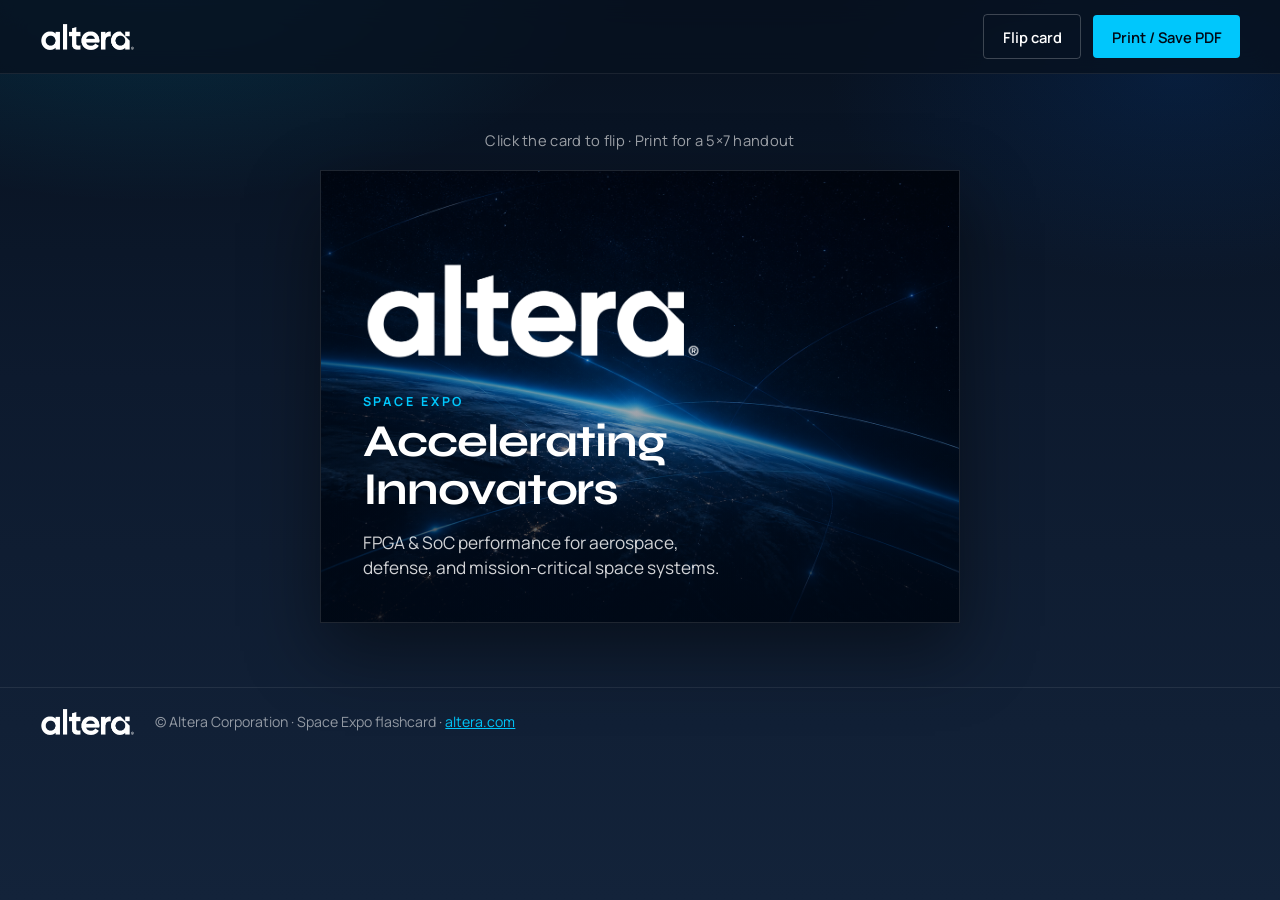
<file: index.html>
<!DOCTYPE html>
<html lang="en">
  <head>
    <meta charset="UTF-8" />
    <meta name="viewport" content="width=device-width, initial-scale=1.0" />
    <title>Altera Space Expo Flashcard — Accelerating Innovators</title>
    <meta
      name="description"
      content="Altera Space Expo flashcard with brand logo and tagline for aerospace and defense FPGA solutions."
    />
    <link rel="icon" href="https://www.altera.com/sites/default/files/favicon_0.ico" />
    <link rel="preconnect" href="https://fonts.googleapis.com" />
    <link rel="preconnect" href="https://fonts.gstatic.com" crossorigin />
    <link
      href="https://fonts.googleapis.com/css2?family=Manrope:wght@400;500;600;700&family=Syne:wght@600;700;800&display=swap"
      rel="stylesheet"
    />
    <link rel="stylesheet" href="styles.css" />
  </head>
  <body>
    <a class="skip-link" href="#flashcard">Skip to flashcard</a>

    <header class="site-bar no-print" aria-label="Altera">
      <img class="site-logo" src="assets/altera-logo.png" alt="Altera" width="140" height="41" />
      <div class="site-actions">
        <button type="button" class="ghost-btn" id="flipBtn" aria-controls="flashcard">
          Flip card
        </button>
        <button type="button" class="solid-btn" id="printBtn">Print / Save PDF</button>
      </div>
    </header>

    <main class="stage">
      <p class="stage-hint no-print">Click the card to flip · Print for a 5×7 handout</p>

      <div class="scene" id="flashcard" tabindex="0" role="button" aria-pressed="false" aria-label="Altera Space Expo flashcard. Front shows logo and tagline. Press Enter or click to flip.">
        <div class="card" id="card">
          <article class="face face-front" aria-label="Front">
            <div class="face-media" aria-hidden="true">
              <img src="assets/space-expo-hero.png" alt="" width="1600" height="900" />
            </div>
            <div class="face-scrim" aria-hidden="true"></div>
            <div class="face-content front-content">
              <img
                class="brand-logo"
                src="assets/altera-logo.png"
                alt="Altera"
                width="3000"
                height="881"
              />
              <p class="event-mark">Space Expo</p>
              <h1 class="tagline">Accelerating Innovators</h1>
              <p class="support">
                FPGA &amp; SoC performance for aerospace, defense, and
                mission-critical space systems.
              </p>
            </div>
          </article>

          <article class="face face-back" aria-label="Back" aria-hidden="true">
            <div class="back-top">
              <img
                class="brand-logo brand-logo-back"
                src="assets/altera-logo.png"
                alt="Altera"
                width="3000"
                height="881"
              />
              <p class="back-kicker">Aerospace &amp; Defense</p>
              <h2 class="back-title">Built for orbit-to-ground missions</h2>
            </div>

            <ul class="talking-points">
              <li>
                <span class="point-label">Adapt</span>
                <span class="point-copy">Reconfigure in the field for evolving mission needs</span>
              </li>
              <li>
                <span class="point-label">SWaP</span>
                <span class="point-copy">High compute density for size-, weight-, and power-constrained platforms</span>
              </li>
              <li>
                <span class="point-label">Secure</span>
                <span class="point-copy">Hardened crypto, anti-tamper, and secure communications paths</span>
              </li>
              <li>
                <span class="point-label">Agilex™</span>
                <span class="point-copy">From Direct RF to edge AI signal processing at the tactical edge</span>
              </li>
            </ul>

            <div class="back-footer">
              <p class="cta-line">Talk with the Altera Aerospace, Defense &amp; Government team</p>
              <p class="url-line">altera.com/fpga-solutions/aerospace-defense</p>
            </div>
          </article>
        </div>
      </div>

      <section class="print-sheet" aria-label="Print layout">
        <div class="print-card print-front">
          <div class="face-media" aria-hidden="true">
            <img src="assets/space-expo-hero.png" alt="" width="1600" height="900" />
          </div>
          <div class="face-scrim" aria-hidden="true"></div>
          <div class="face-content front-content">
            <img class="brand-logo" src="assets/altera-logo.png" alt="Altera" width="3000" height="881" />
            <p class="event-mark">Space Expo</p>
            <h1 class="tagline">Accelerating Innovators</h1>
            <p class="support">
              FPGA &amp; SoC performance for aerospace, defense, and
              mission-critical space systems.
            </p>
          </div>
        </div>
        <div class="print-card print-back">
          <div class="back-top">
            <img class="brand-logo brand-logo-back" src="assets/altera-logo.png" alt="Altera" width="3000" height="881" />
            <p class="back-kicker">Aerospace &amp; Defense</p>
            <h2 class="back-title">Built for orbit-to-ground missions</h2>
          </div>
          <ul class="talking-points">
            <li>
              <span class="point-label">Adapt</span>
              <span class="point-copy">Reconfigure in the field for evolving mission needs</span>
            </li>
            <li>
              <span class="point-label">SWaP</span>
              <span class="point-copy">High compute density for size-, weight-, and power-constrained platforms</span>
            </li>
            <li>
              <span class="point-label">Secure</span>
              <span class="point-copy">Hardened crypto, anti-tamper, and secure communications paths</span>
            </li>
            <li>
              <span class="point-label">Agilex™</span>
              <span class="point-copy">From Direct RF to edge AI signal processing at the tactical edge</span>
            </li>
          </ul>
          <div class="back-footer">
            <p class="cta-line">Talk with the Altera Aerospace, Defense &amp; Government team</p>
            <p class="url-line">altera.com/fpga-solutions/aerospace-defense</p>
          </div>
        </div>
      </section>
    </main>

    <footer class="site-footer no-print">
      <img class="footer-logo" src="assets/altera-logo.png" alt="Altera" width="100" height="29" />
      <p>
        © Altera Corporation · Space Expo flashcard ·
        <a href="https://www.altera.com/" target="_blank" rel="noopener noreferrer">altera.com</a>
      </p>
    </footer>

    <script src="script.js"></script>
  </body>
</html>
</file>
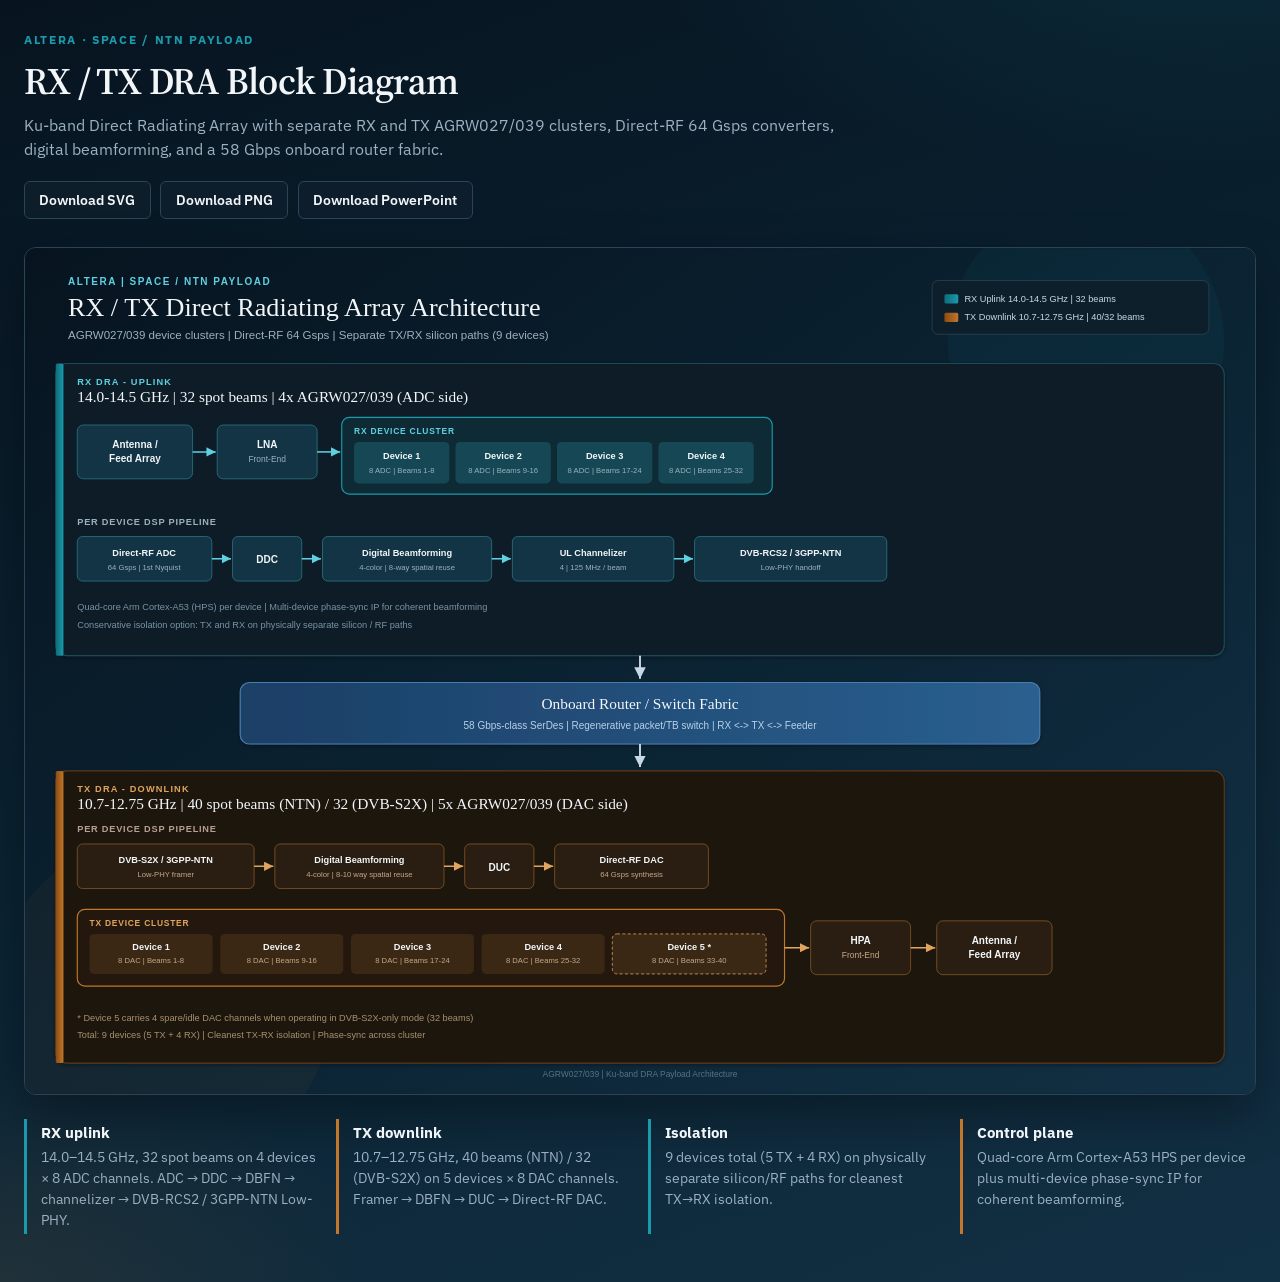
<file: dra/block_diagram.html>
<!DOCTYPE html>
<html lang="en">
<head>
  <meta charset="UTF-8" />
  <meta name="viewport" content="width=device-width, initial-scale=1" />
  <title>RX / TX DRA Architecture — Block Diagram</title>
  <link rel="preconnect" href="https://fonts.googleapis.com" />
  <link rel="preconnect" href="https://fonts.gstatic.com" crossorigin />
  <link href="https://fonts.googleapis.com/css2?family=IBM+Plex+Sans:wght@400;600;700&family=Source+Serif+4:opsz,wght@8..60,500;8..60,600&display=swap" rel="stylesheet" />
  <style>
    :root {
      --ink: #f2f6f9;
      --muted: #9bb0c0;
      --bg0: #071420;
      --bg1: #0b2434;
      --rx: #1a9aab;
      --tx: #c2772a;
      --line: #2a4558;
    }
    * { box-sizing: border-box; }
    body {
      margin: 0;
      min-height: 100vh;
      color: var(--ink);
      font-family: "IBM Plex Sans", system-ui, sans-serif;
      background:
        radial-gradient(900px 500px at 90% -10%, rgba(26, 154, 171, 0.14), transparent 60%),
        radial-gradient(700px 400px at 0% 100%, rgba(194, 119, 42, 0.10), transparent 55%),
        linear-gradient(160deg, var(--bg0), var(--bg1) 55%, #123044);
    }
    header {
      max-width: 1280px;
      margin: 0 auto;
      padding: 2rem 1.5rem 0.75rem;
    }
    .eyebrow {
      color: var(--rx);
      font-size: 0.75rem;
      font-weight: 700;
      letter-spacing: 0.14em;
      text-transform: uppercase;
      margin: 0 0 0.5rem;
    }
    h1 {
      font-family: "Source Serif 4", Georgia, serif;
      font-weight: 600;
      font-size: clamp(1.6rem, 3vw, 2.35rem);
      margin: 0 0 0.4rem;
      letter-spacing: -0.02em;
    }
    .lede {
      color: var(--muted);
      max-width: 52rem;
      margin: 0;
      line-height: 1.5;
    }
    .toolbar {
      display: flex;
      flex-wrap: wrap;
      gap: 0.6rem;
      margin-top: 1.25rem;
    }
    .toolbar a {
      color: var(--ink);
      text-decoration: none;
      border: 1px solid var(--line);
      background: rgba(14, 31, 44, 0.8);
      padding: 0.55rem 0.9rem;
      border-radius: 6px;
      font-size: 0.85rem;
      font-weight: 600;
    }
    .toolbar a:hover { border-color: var(--rx); }
    main {
      max-width: 1280px;
      margin: 0 auto;
      padding: 1rem 1.5rem 3rem;
    }
    .diagram-frame {
      border: 1px solid var(--line);
      border-radius: 12px;
      overflow: hidden;
      background: #071420;
      box-shadow: 0 18px 50px rgba(0,0,0,0.35);
    }
    .diagram-frame object,
    .diagram-frame img {
      display: block;
      width: 100%;
      height: auto;
    }
    .notes {
      display: grid;
      grid-template-columns: repeat(auto-fit, minmax(240px, 1fr));
      gap: 1rem;
      margin-top: 1.5rem;
    }
    .note {
      border-left: 3px solid var(--rx);
      padding: 0.2rem 0 0.2rem 0.9rem;
    }
    .note.tx { border-left-color: var(--tx); }
    .note h2 {
      margin: 0 0 0.35rem;
      font-size: 0.95rem;
      font-weight: 700;
    }
    .note p {
      margin: 0;
      color: var(--muted);
      font-size: 0.9rem;
      line-height: 1.45;
    }
  </style>
</head>
<body>
  <header>
    <p class="eyebrow">Altera · Space / NTN Payload</p>
    <h1>RX / TX DRA Block Diagram</h1>
    <p class="lede">
      Ku-band Direct Radiating Array with separate RX and TX AGRW027/039 clusters,
      Direct-RF 64&nbsp;Gsps converters, digital beamforming, and a 58&nbsp;Gbps onboard router fabric.
    </p>
    <div class="toolbar">
      <a href="block_diagram.svg" download>Download SVG</a>
      <a href="block_diagram.png" download>Download PNG</a>
      <a href="DRA_Uplink_Downlink.pptx" download>Download PowerPoint</a>
    </div>
  </header>
  <main>
    <div class="diagram-frame">
      <object type="image/svg+xml" data="block_diagram.svg" aria-label="RX TX DRA architecture block diagram">
        <img src="block_diagram.svg" alt="RX TX DRA architecture block diagram" />
      </object>
    </div>
    <section class="notes" aria-label="Architecture notes">
      <div class="note">
        <h2>RX uplink</h2>
        <p>14.0–14.5 GHz, 32 spot beams on 4 devices × 8 ADC channels. ADC → DDC → DBFN → channelizer → DVB-RCS2 / 3GPP-NTN Low-PHY.</p>
      </div>
      <div class="note tx">
        <h2>TX downlink</h2>
        <p>10.7–12.75 GHz, 40 beams (NTN) / 32 (DVB-S2X) on 5 devices × 8 DAC channels. Framer → DBFN → DUC → Direct-RF DAC.</p>
      </div>
      <div class="note">
        <h2>Isolation</h2>
        <p>9 devices total (5 TX + 4 RX) on physically separate silicon/RF paths for cleanest TX→RX isolation.</p>
      </div>
      <div class="note tx">
        <h2>Control plane</h2>
        <p>Quad-core Arm Cortex-A53 HPS per device plus multi-device phase-sync IP for coherent beamforming.</p>
      </div>
    </section>
  </main>
</body>
</html>
</file>
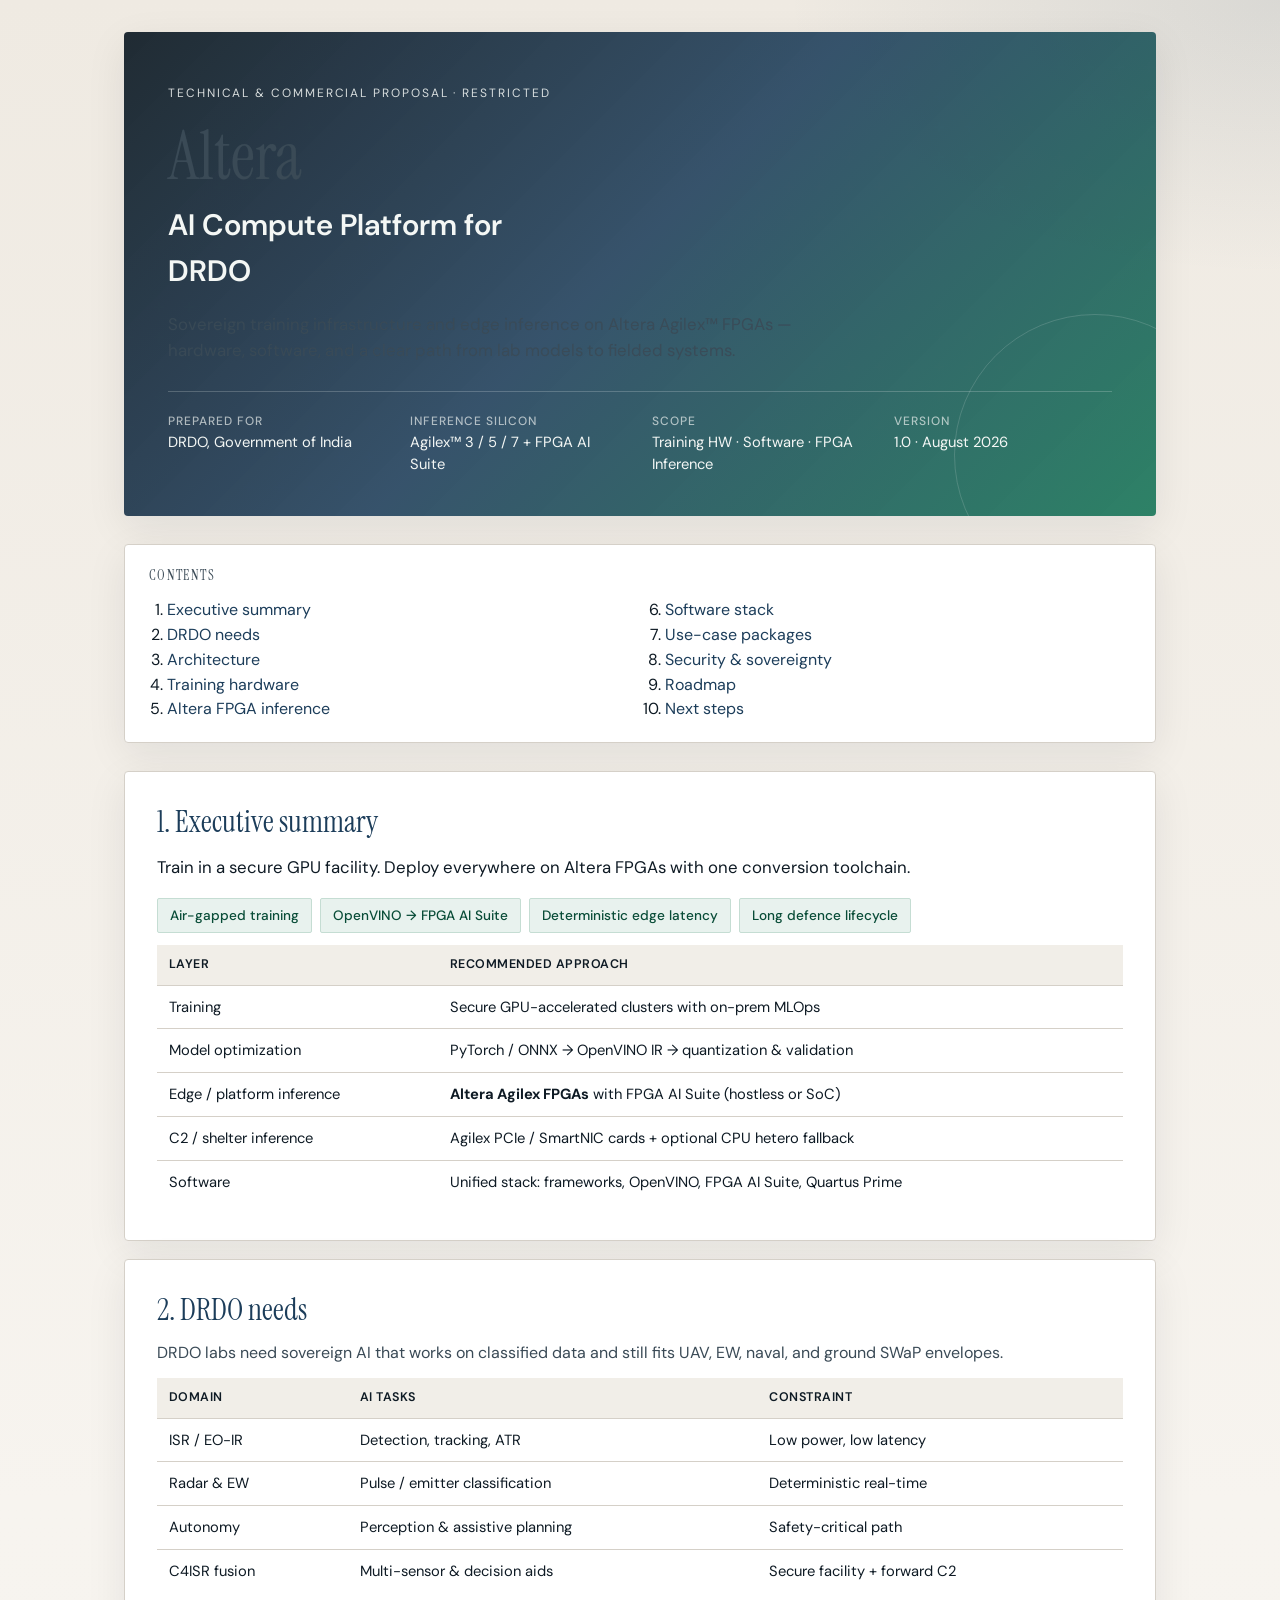
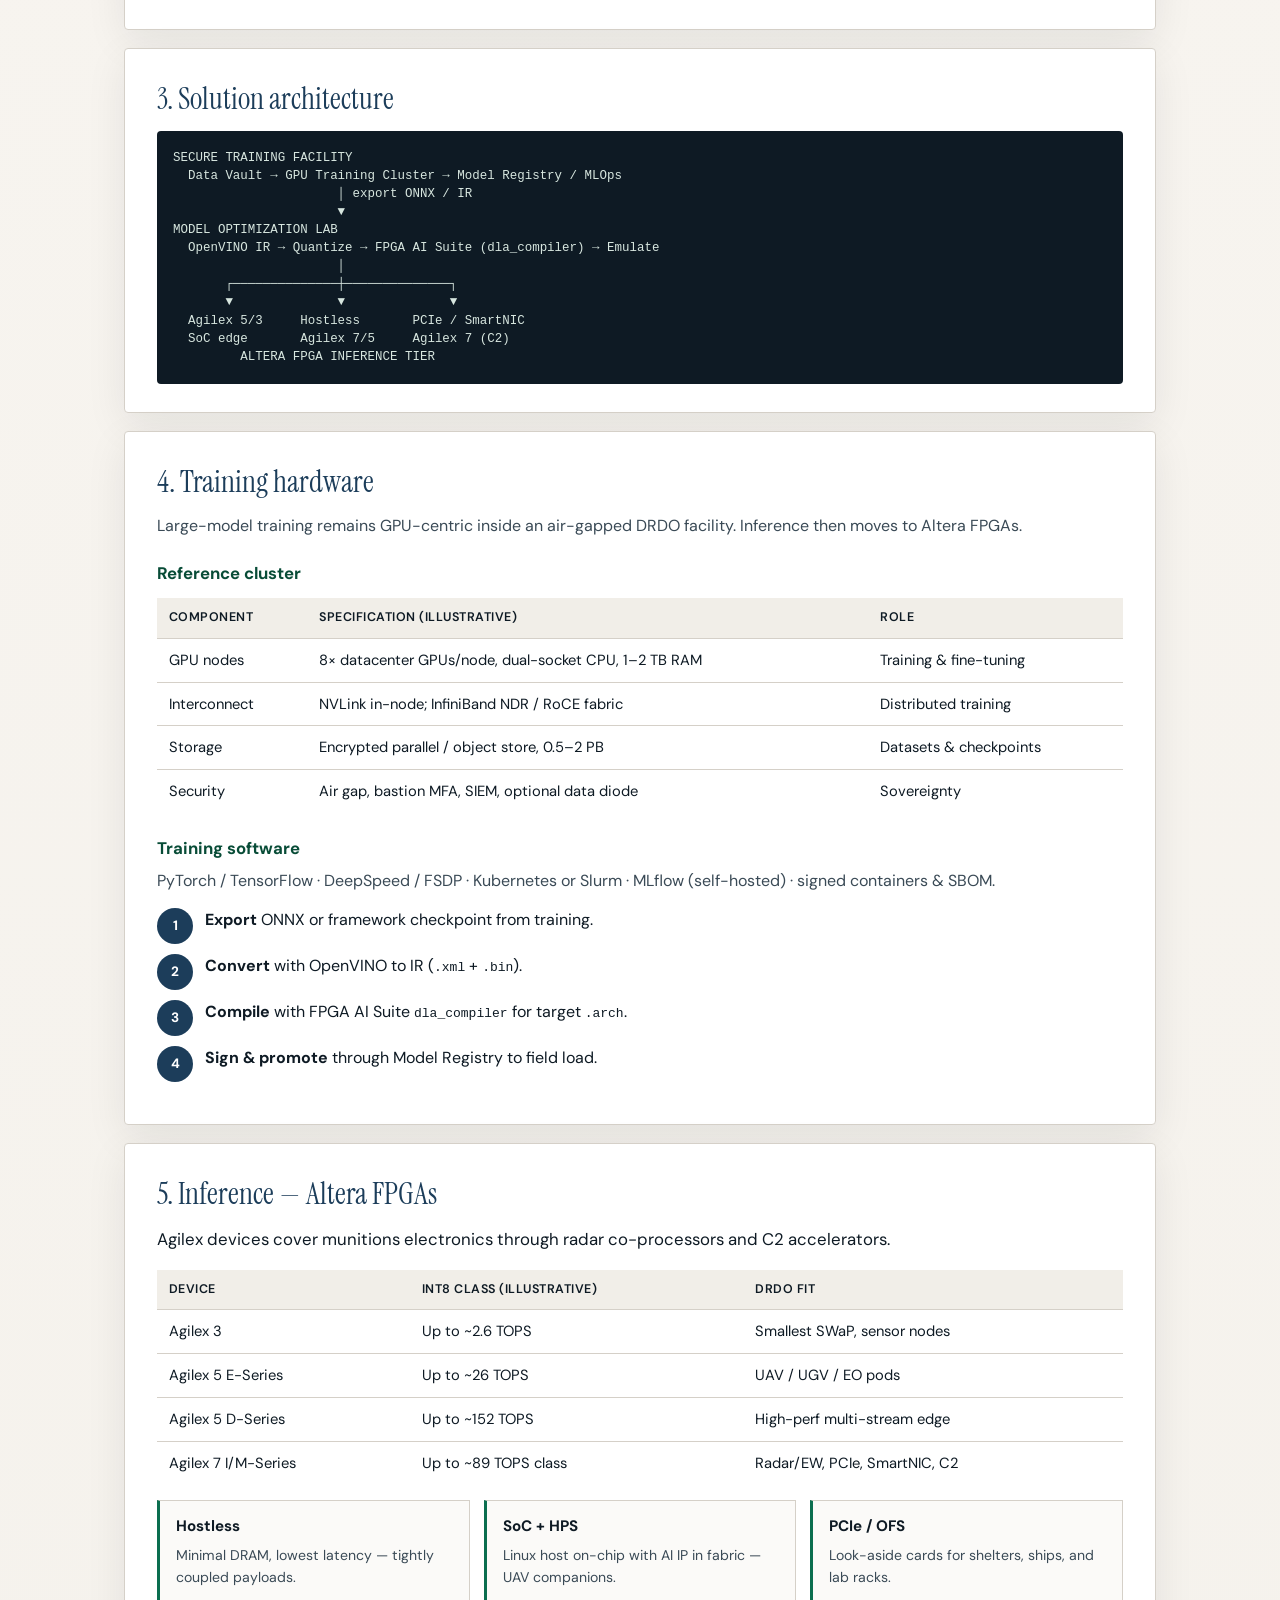
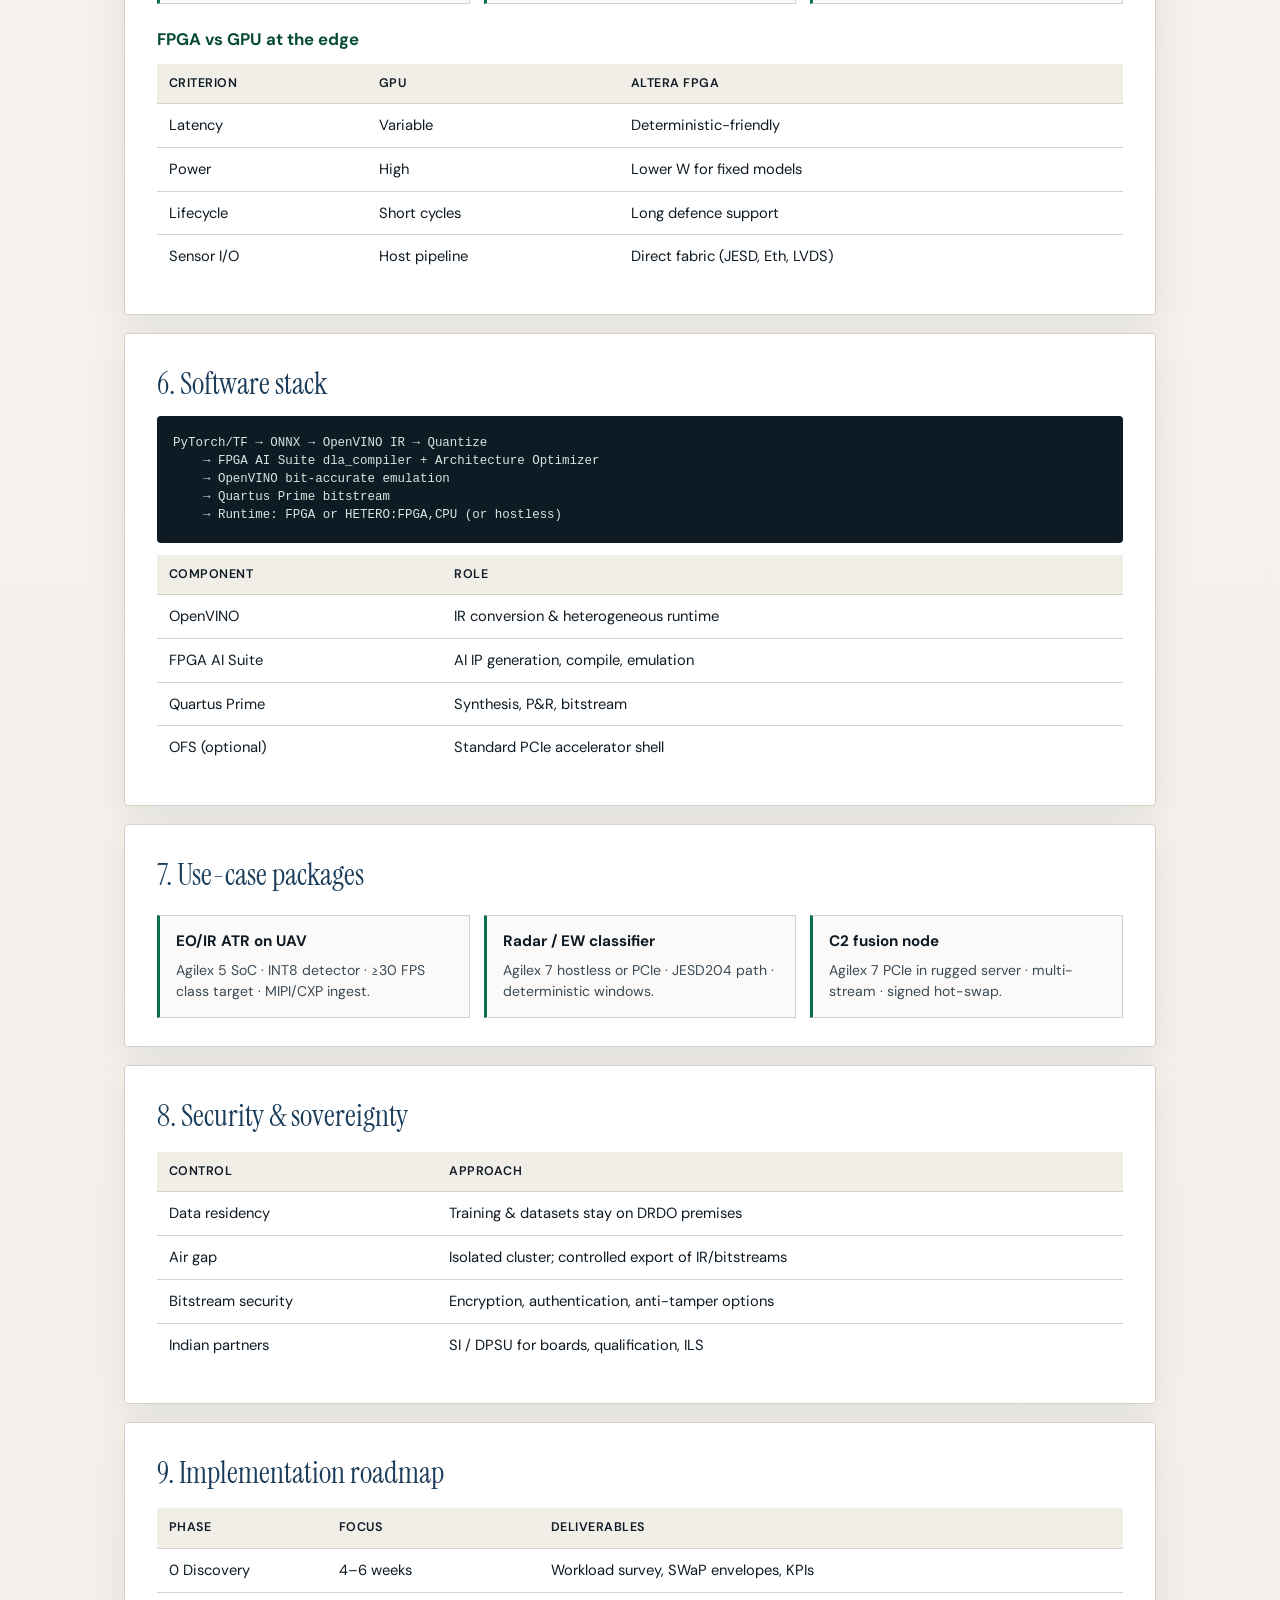
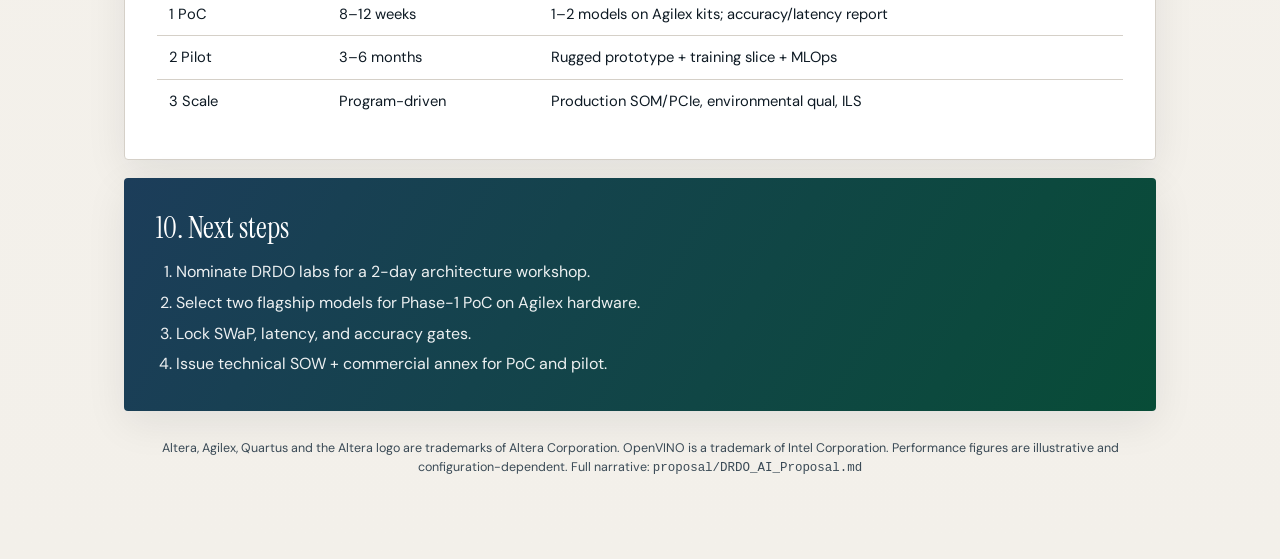
<file: proposal/DRDO_AI_Proposal.html>
<!DOCTYPE html>
<html lang="en">
<head>
<meta charset="utf-8" />
<meta name="viewport" content="width=device-width, initial-scale=1" />
<title>AI Compute Platform Proposal for DRDO | Altera FPGA Inference</title>
<link rel="preconnect" href="https://fonts.googleapis.com" />
<link rel="preconnect" href="https://fonts.gstatic.com" crossorigin />
<link href="https://fonts.googleapis.com/css2?family=DM+Sans:ital,opsz,wght@0,9..40,400;0,9..40,500;0,9..40,600;0,9..40,700;1,9..40,400&family=Instrument+Serif:ital@0;1&display=swap" rel="stylesheet" />
<style>
  :root {
    --ink: #0e1a24;
    --ink-soft: #3a4a56;
    --paper: #f7f4ef;
    --panel: #ffffff;
    --line: #d5d0c8;
    --accent: #0b6e4f;
    --accent-deep: #084c37;
    --accent-warm: #b45309;
    --steel: #1c3d5a;
    --chip: #e8f2ee;
    --shadow: 0 12px 40px rgba(14, 26, 36, 0.08);
  }

  * { box-sizing: border-box; }
  html { scroll-behavior: smooth; }
  body {
    margin: 0;
    font-family: "DM Sans", system-ui, sans-serif;
    color: var(--ink);
    background:
      radial-gradient(1200px 600px at 10% -10%, rgba(11, 110, 79, 0.12), transparent 60%),
      radial-gradient(900px 500px at 100% 0%, rgba(28, 61, 90, 0.10), transparent 55%),
      linear-gradient(180deg, #efeae2 0%, var(--paper) 28%, #f3f0ea 100%);
    line-height: 1.55;
  }

  .wrap { max-width: 1080px; margin: 0 auto; padding: 32px 24px 80px; }

  .cover {
    position: relative;
    overflow: hidden;
    border-radius: 4px;
    background:
      linear-gradient(135deg, rgba(14,26,36,0.92) 0%, rgba(28,61,90,0.88) 48%, rgba(11,110,79,0.85) 100%),
      url("data:image/svg+xml,%3Csvg width='60' height='60' viewBox='0 0 60 60' xmlns='http://www.w3.org/2000/svg'%3E%3Cg fill='none' fill-rule='evenodd'%3E%3Cg fill='%23ffffff' fill-opacity='0.05'%3E%3Cpath d='M36 34v-4h-2v4h-4v2h4v4h2v-4h4v-2h-4zm0-30V0h-2v4h-4v2h4v4h2V6h4V4h-4zM6 34v-4H4v4H0v2h4v4h2v-4h4v-2H6zM6 4V0H4v4H0v2h4v4h2V6h4V4H6z'/%3E%3C/g%3E%3C/g%3E%3C/svg%3E");
    color: #f4f7f5;
    padding: 48px 44px 40px;
    box-shadow: var(--shadow);
    animation: rise 0.8s ease-out both;
  }

  .cover::after {
    content: "";
    position: absolute;
    right: -80px; bottom: -80px;
    width: 280px; height: 280px;
    border: 1px solid rgba(255,255,255,0.15);
    border-radius: 50%;
    animation: spin 40s linear infinite;
  }

  .eyebrow {
    display: inline-block;
    font-size: 12px;
    letter-spacing: 0.16em;
    text-transform: uppercase;
    opacity: 0.85;
    margin-bottom: 18px;
  }

  .brand {
    font-family: "Instrument Serif", Georgia, serif;
    font-size: clamp(2.6rem, 6vw, 4.2rem);
    line-height: 1.05;
    margin: 0 0 12px;
    font-weight: 400;
  }

  .cover h1 {
    font-size: clamp(1.35rem, 2.6vw, 1.85rem);
    font-weight: 600;
    margin: 0 0 16px;
    max-width: 18ch;
  }

  .cover p.lead {
    max-width: 52ch;
    margin: 0 0 28px;
    opacity: 0.9;
    font-size: 1.05rem;
  }

  .meta {
    display: grid;
    grid-template-columns: repeat(auto-fit, minmax(180px, 1fr));
    gap: 12px 24px;
    border-top: 1px solid rgba(255,255,255,0.2);
    padding-top: 20px;
    font-size: 0.92rem;
  }
  .meta strong { display: block; opacity: 0.65; font-weight: 500; font-size: 0.75rem; letter-spacing: 0.08em; text-transform: uppercase; }

  nav.toc {
    margin: 28px 0;
    background: var(--panel);
    border: 1px solid var(--line);
    border-radius: 4px;
    padding: 20px 24px;
    box-shadow: var(--shadow);
    animation: rise 0.8s ease-out 0.1s both;
  }
  nav.toc h2 { margin: 0 0 12px; font-size: 0.85rem; letter-spacing: 0.1em; text-transform: uppercase; color: var(--ink-soft); }
  nav.toc ol { margin: 0; padding-left: 18px; columns: 2; gap: 32px; }
  nav.toc a { color: var(--steel); text-decoration: none; }
  nav.toc a:hover { color: var(--accent); text-decoration: underline; }

  section {
    background: var(--panel);
    border: 1px solid var(--line);
    border-radius: 4px;
    padding: 28px 32px;
    margin: 18px 0;
    box-shadow: var(--shadow);
    animation: rise 0.7s ease-out both;
  }

  h2 {
    font-family: "Instrument Serif", Georgia, serif;
    font-size: 1.85rem;
    font-weight: 400;
    margin: 0 0 8px;
    color: var(--steel);
  }
  h3 { margin: 22px 0 8px; font-size: 1.05rem; color: var(--accent-deep); }
  p { margin: 0 0 12px; color: var(--ink-soft); }
  .tagline { color: var(--ink); font-size: 1.05rem; margin-bottom: 18px; }

  table {
    width: 100%;
    border-collapse: collapse;
    font-size: 0.92rem;
    margin: 12px 0 8px;
  }
  th, td {
    text-align: left;
    padding: 10px 12px;
    border-bottom: 1px solid var(--line);
    vertical-align: top;
  }
  th {
    background: #f1eee8;
    color: var(--ink);
    font-weight: 600;
    font-size: 0.78rem;
    letter-spacing: 0.04em;
    text-transform: uppercase;
  }
  tr:last-child td { border-bottom: none; }

  .chips { display: flex; flex-wrap: wrap; gap: 8px; margin: 14px 0 4px; }
  .chip {
    background: var(--chip);
    color: var(--accent-deep);
    border: 1px solid #c5ddd3;
    padding: 6px 12px;
    border-radius: 2px;
    font-size: 0.85rem;
    font-weight: 500;
  }

  .arch {
    font-family: ui-monospace, "SF Mono", Menlo, Consolas, monospace;
    font-size: 0.78rem;
    background: #0e1a24;
    color: #d7e6df;
    padding: 18px 16px;
    border-radius: 4px;
    overflow-x: auto;
    line-height: 1.45;
    white-space: pre;
  }

  .grid-3 {
    display: grid;
    grid-template-columns: repeat(3, 1fr);
    gap: 14px;
    margin-top: 16px;
  }
  .card-lite {
    border: 1px solid var(--line);
    border-left: 3px solid var(--accent);
    padding: 14px 16px;
    background: #fbfaf8;
  }
  .card-lite h4 { margin: 0 0 6px; font-size: 0.95rem; }
  .card-lite p { margin: 0; font-size: 0.88rem; }

  .steps {
    display: grid;
    gap: 10px;
    margin: 14px 0;
  }
  .step {
    display: grid;
    grid-template-columns: 36px 1fr;
    gap: 12px;
    align-items: start;
  }
  .num {
    width: 36px; height: 36px;
    border-radius: 50%;
    background: var(--steel);
    color: white;
    display: grid; place-items: center;
    font-weight: 700;
    font-size: 0.85rem;
  }

  .cta {
    background: linear-gradient(120deg, var(--steel), var(--accent-deep));
    color: white;
    border: none;
  }
  .cta h2, .cta p, .cta li { color: rgba(255,255,255,0.92); }
  .cta h2 { color: white; }
  .cta ol { margin: 8px 0 0; padding-left: 20px; }
  .cta li { margin-bottom: 6px; }

  footer {
    margin-top: 28px;
    font-size: 0.78rem;
    color: var(--ink-soft);
    text-align: center;
  }

  @keyframes rise {
    from { opacity: 0; transform: translateY(14px); }
    to { opacity: 1; transform: none; }
  }
  @keyframes spin { to { transform: rotate(360deg); } }

  @media (max-width: 800px) {
    .cover { padding: 32px 22px; }
    section { padding: 22px 18px; }
    nav.toc ol { columns: 1; }
    .grid-3 { grid-template-columns: 1fr; }
  }

  @media print {
    body { background: white; }
    .cover, section, nav.toc { box-shadow: none; break-inside: avoid; }
    nav.toc { display: none; }
  }
</style>
</head>
<body>
  <div class="wrap">
    <header class="cover">
      <div class="eyebrow">Technical &amp; Commercial Proposal · Restricted</div>
      <p class="brand">Altera</p>
      <h1>AI Compute Platform for DRDO</h1>
      <p class="lead">Sovereign training infrastructure and edge inference on Altera Agilex™ FPGAs — hardware, software, and a clear path from lab models to fielded systems.</p>
      <div class="meta">
        <div><strong>Prepared for</strong>DRDO, Government of India</div>
        <div><strong>Inference silicon</strong>Agilex™ 3 / 5 / 7 + FPGA AI Suite</div>
        <div><strong>Scope</strong>Training HW · Software · FPGA Inference</div>
        <div><strong>Version</strong>1.0 · August 2026</div>
      </div>
    </header>

    <nav class="toc">
      <h2>Contents</h2>
      <ol>
        <li><a href="#exec">Executive summary</a></li>
        <li><a href="#needs">DRDO needs</a></li>
        <li><a href="#arch">Architecture</a></li>
        <li><a href="#train">Training hardware</a></li>
        <li><a href="#infer">Altera FPGA inference</a></li>
        <li><a href="#sw">Software stack</a></li>
        <li><a href="#usecases">Use-case packages</a></li>
        <li><a href="#security">Security &amp; sovereignty</a></li>
        <li><a href="#roadmap">Roadmap</a></li>
        <li><a href="#next">Next steps</a></li>
      </ol>
    </nav>

    <section id="exec">
      <h2>1. Executive summary</h2>
      <p class="tagline">Train in a secure GPU facility. Deploy everywhere on Altera FPGAs with one conversion toolchain.</p>
      <div class="chips">
        <span class="chip">Air-gapped training</span>
        <span class="chip">OpenVINO → FPGA AI Suite</span>
        <span class="chip">Deterministic edge latency</span>
        <span class="chip">Long defence lifecycle</span>
      </div>
      <table>
        <thead><tr><th>Layer</th><th>Recommended approach</th></tr></thead>
        <tbody>
          <tr><td>Training</td><td>Secure GPU-accelerated clusters with on-prem MLOps</td></tr>
          <tr><td>Model optimization</td><td>PyTorch / ONNX → OpenVINO IR → quantization &amp; validation</td></tr>
          <tr><td>Edge / platform inference</td><td><strong>Altera Agilex FPGAs</strong> with FPGA AI Suite (hostless or SoC)</td></tr>
          <tr><td>C2 / shelter inference</td><td>Agilex PCIe / SmartNIC cards + optional CPU hetero fallback</td></tr>
          <tr><td>Software</td><td>Unified stack: frameworks, OpenVINO, FPGA AI Suite, Quartus Prime</td></tr>
        </tbody>
      </table>
    </section>

    <section id="needs">
      <h2>2. DRDO needs</h2>
      <p>DRDO labs need sovereign AI that works on classified data and still fits UAV, EW, naval, and ground SWaP envelopes.</p>
      <table>
        <thead><tr><th>Domain</th><th>AI tasks</th><th>Constraint</th></tr></thead>
        <tbody>
          <tr><td>ISR / EO-IR</td><td>Detection, tracking, ATR</td><td>Low power, low latency</td></tr>
          <tr><td>Radar &amp; EW</td><td>Pulse / emitter classification</td><td>Deterministic real-time</td></tr>
          <tr><td>Autonomy</td><td>Perception &amp; assistive planning</td><td>Safety-critical path</td></tr>
          <tr><td>C4ISR fusion</td><td>Multi-sensor &amp; decision aids</td><td>Secure facility + forward C2</td></tr>
        </tbody>
      </table>
    </section>

    <section id="arch">
      <h2>3. Solution architecture</h2>
      <div class="arch">SECURE TRAINING FACILITY
  Data Vault → GPU Training Cluster → Model Registry / MLOps
                      │ export ONNX / IR
                      ▼
MODEL OPTIMIZATION LAB
  OpenVINO IR → Quantize → FPGA AI Suite (dla_compiler) → Emulate
                      │
       ┌──────────────┼──────────────┐
       ▼              ▼              ▼
  Agilex 5/3     Hostless       PCIe / SmartNIC
  SoC edge       Agilex 7/5     Agilex 7 (C2)
         ALTERA FPGA INFERENCE TIER</div>
    </section>

    <section id="train">
      <h2>4. Training hardware</h2>
      <p>Large-model training remains GPU-centric inside an air-gapped DRDO facility. Inference then moves to Altera FPGAs.</p>
      <h3>Reference cluster</h3>
      <table>
        <thead><tr><th>Component</th><th>Specification (illustrative)</th><th>Role</th></tr></thead>
        <tbody>
          <tr><td>GPU nodes</td><td>8× datacenter GPUs/node, dual-socket CPU, 1–2 TB RAM</td><td>Training &amp; fine-tuning</td></tr>
          <tr><td>Interconnect</td><td>NVLink in-node; InfiniBand NDR / RoCE fabric</td><td>Distributed training</td></tr>
          <tr><td>Storage</td><td>Encrypted parallel / object store, 0.5–2 PB</td><td>Datasets &amp; checkpoints</td></tr>
          <tr><td>Security</td><td>Air gap, bastion MFA, SIEM, optional data diode</td><td>Sovereignty</td></tr>
        </tbody>
      </table>
      <h3>Training software</h3>
      <p>PyTorch / TensorFlow · DeepSpeed / FSDP · Kubernetes or Slurm · MLflow (self-hosted) · signed containers &amp; SBOM.</p>
      <div class="steps">
        <div class="step"><div class="num">1</div><div><strong>Export</strong> ONNX or framework checkpoint from training.</div></div>
        <div class="step"><div class="num">2</div><div><strong>Convert</strong> with OpenVINO to IR (<code>.xml</code> + <code>.bin</code>).</div></div>
        <div class="step"><div class="num">3</div><div><strong>Compile</strong> with FPGA AI Suite <code>dla_compiler</code> for target <code>.arch</code>.</div></div>
        <div class="step"><div class="num">4</div><div><strong>Sign &amp; promote</strong> through Model Registry to field load.</div></div>
      </div>
    </section>

    <section id="infer">
      <h2>5. Inference — Altera FPGAs</h2>
      <p class="tagline">Agilex devices cover munitions electronics through radar co-processors and C2 accelerators.</p>
      <table>
        <thead><tr><th>Device</th><th>INT8 class (illustrative)</th><th>DRDO fit</th></tr></thead>
        <tbody>
          <tr><td>Agilex 3</td><td>Up to ~2.6 TOPS</td><td>Smallest SWaP, sensor nodes</td></tr>
          <tr><td>Agilex 5 E-Series</td><td>Up to ~26 TOPS</td><td>UAV / UGV / EO pods</td></tr>
          <tr><td>Agilex 5 D-Series</td><td>Up to ~152 TOPS</td><td>High-perf multi-stream edge</td></tr>
          <tr><td>Agilex 7 I/M-Series</td><td>Up to ~89 TOPS class</td><td>Radar/EW, PCIe, SmartNIC, C2</td></tr>
        </tbody>
      </table>
      <div class="grid-3">
        <div class="card-lite"><h4>Hostless</h4><p>Minimal DRAM, lowest latency — tightly coupled payloads.</p></div>
        <div class="card-lite"><h4>SoC + HPS</h4><p>Linux host on-chip with AI IP in fabric — UAV companions.</p></div>
        <div class="card-lite"><h4>PCIe / OFS</h4><p>Look-aside cards for shelters, ships, and lab racks.</p></div>
      </div>
      <h3>FPGA vs GPU at the edge</h3>
      <table>
        <thead><tr><th>Criterion</th><th>GPU</th><th>Altera FPGA</th></tr></thead>
        <tbody>
          <tr><td>Latency</td><td>Variable</td><td>Deterministic-friendly</td></tr>
          <tr><td>Power</td><td>High</td><td>Lower W for fixed models</td></tr>
          <tr><td>Lifecycle</td><td>Short cycles</td><td>Long defence support</td></tr>
          <tr><td>Sensor I/O</td><td>Host pipeline</td><td>Direct fabric (JESD, Eth, LVDS)</td></tr>
        </tbody>
      </table>
    </section>

    <section id="sw">
      <h2>6. Software stack</h2>
      <div class="arch">PyTorch/TF → ONNX → OpenVINO IR → Quantize
    → FPGA AI Suite dla_compiler + Architecture Optimizer
    → OpenVINO bit-accurate emulation
    → Quartus Prime bitstream
    → Runtime: FPGA or HETERO:FPGA,CPU (or hostless)</div>
      <table>
        <thead><tr><th>Component</th><th>Role</th></tr></thead>
        <tbody>
          <tr><td>OpenVINO</td><td>IR conversion &amp; heterogeneous runtime</td></tr>
          <tr><td>FPGA AI Suite</td><td>AI IP generation, compile, emulation</td></tr>
          <tr><td>Quartus Prime</td><td>Synthesis, P&amp;R, bitstream</td></tr>
          <tr><td>OFS (optional)</td><td>Standard PCIe accelerator shell</td></tr>
        </tbody>
      </table>
    </section>

    <section id="usecases">
      <h2>7. Use-case packages</h2>
      <div class="grid-3">
        <div class="card-lite">
          <h4>EO/IR ATR on UAV</h4>
          <p>Agilex 5 SoC · INT8 detector · ≥30 FPS class target · MIPI/CXP ingest.</p>
        </div>
        <div class="card-lite">
          <h4>Radar / EW classifier</h4>
          <p>Agilex 7 hostless or PCIe · JESD204 path · deterministic windows.</p>
        </div>
        <div class="card-lite">
          <h4>C2 fusion node</h4>
          <p>Agilex 7 PCIe in rugged server · multi-stream · signed hot-swap.</p>
        </div>
      </div>
    </section>

    <section id="security">
      <h2>8. Security &amp; sovereignty</h2>
      <table>
        <thead><tr><th>Control</th><th>Approach</th></tr></thead>
        <tbody>
          <tr><td>Data residency</td><td>Training &amp; datasets stay on DRDO premises</td></tr>
          <tr><td>Air gap</td><td>Isolated cluster; controlled export of IR/bitstreams</td></tr>
          <tr><td>Bitstream security</td><td>Encryption, authentication, anti-tamper options</td></tr>
          <tr><td>Indian partners</td><td>SI / DPSU for boards, qualification, ILS</td></tr>
        </tbody>
      </table>
    </section>

    <section id="roadmap">
      <h2>9. Implementation roadmap</h2>
      <table>
        <thead><tr><th>Phase</th><th>Focus</th><th>Deliverables</th></tr></thead>
        <tbody>
          <tr><td>0 Discovery</td><td>4–6 weeks</td><td>Workload survey, SWaP envelopes, KPIs</td></tr>
          <tr><td>1 PoC</td><td>8–12 weeks</td><td>1–2 models on Agilex kits; accuracy/latency report</td></tr>
          <tr><td>2 Pilot</td><td>3–6 months</td><td>Rugged prototype + training slice + MLOps</td></tr>
          <tr><td>3 Scale</td><td>Program-driven</td><td>Production SOM/PCIe, environmental qual, ILS</td></tr>
        </tbody>
      </table>
    </section>

    <section id="next" class="cta">
      <h2>10. Next steps</h2>
      <ol>
        <li>Nominate DRDO labs for a 2-day architecture workshop.</li>
        <li>Select two flagship models for Phase-1 PoC on Agilex hardware.</li>
        <li>Lock SWaP, latency, and accuracy gates.</li>
        <li>Issue technical SOW + commercial annex for PoC and pilot.</li>
      </ol>
    </section>

    <footer>
      Altera, Agilex, Quartus and the Altera logo are trademarks of Altera Corporation.
      OpenVINO is a trademark of Intel Corporation. Performance figures are illustrative and configuration-dependent.
      Full narrative: <code>proposal/DRDO_AI_Proposal.md</code>
    </footer>
  </div>
</body>
</html>
</file>
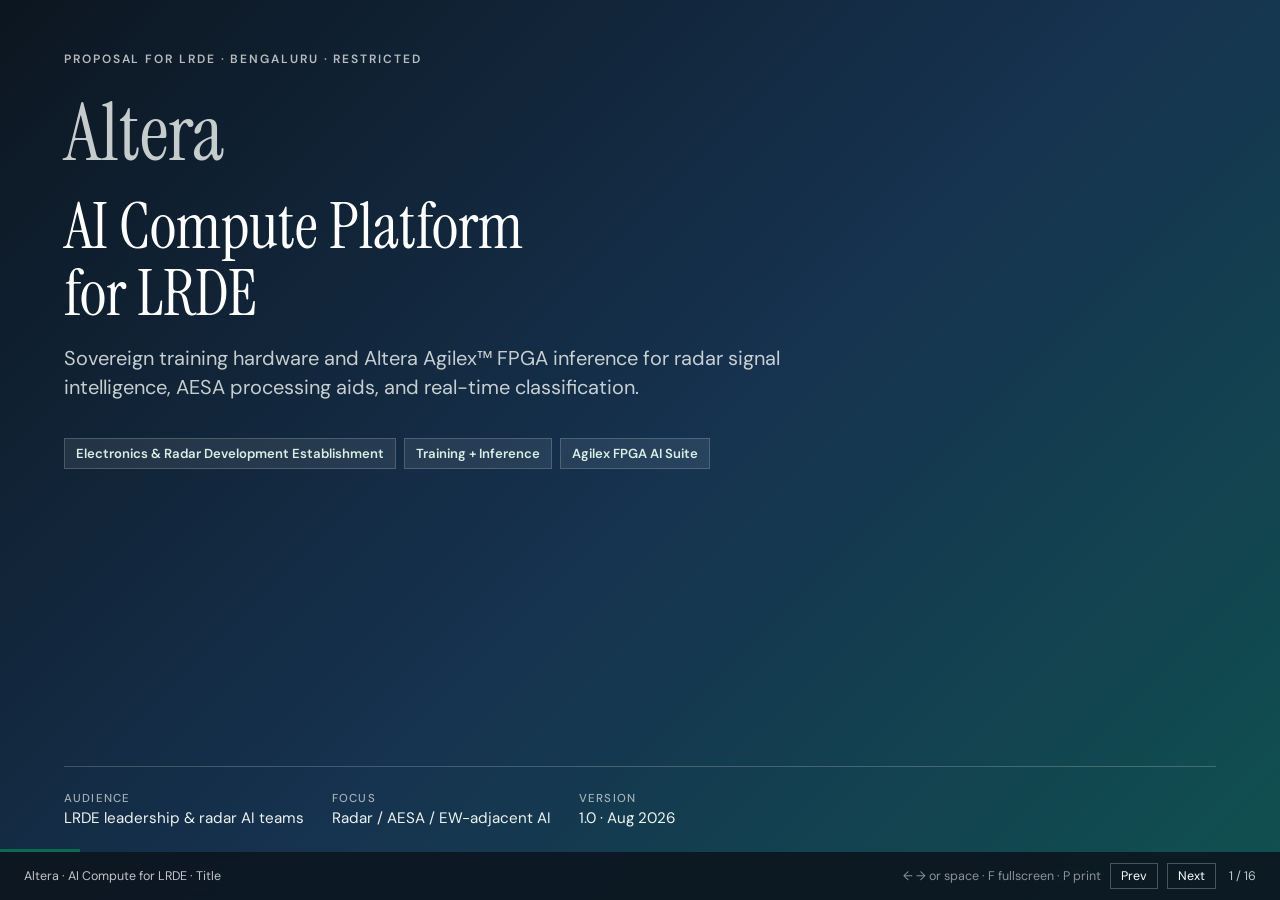
<file: proposal/LRDE_AI_Slide_Deck.html>
<!DOCTYPE html>
<html lang="en">
<head>
<meta charset="utf-8" />
<meta name="viewport" content="width=device-width, initial-scale=1" />
<title>AI Compute for LRDE · Altera FPGA Inference</title>
<link rel="preconnect" href="https://fonts.googleapis.com" />
<link rel="preconnect" href="https://fonts.gstatic.com" crossorigin />
<link href="https://fonts.googleapis.com/css2?family=DM+Sans:ital,opsz,wght@0,9..40,400;0,9..40,500;0,9..40,600;0,9..40,700&family=Instrument+Serif:ital@0;1&family=JetBrains+Mono:wght@400;500&display=swap" rel="stylesheet" />
<style>
  :root {
    --ink: #0c1620;
    --muted: #4a5a66;
    --paper: #f4f1eb;
    --panel: #ffffff;
    --line: #d2cdc4;
    --radar: #0a6b52;
    --radar-deep: #064536;
    --steel: #16324f;
    --amber: #c2410c;
    --chip: #e4f1ec;
  }

  * { box-sizing: border-box; margin: 0; padding: 0; }
  html, body { height: 100%; }
  body {
    font-family: "DM Sans", system-ui, sans-serif;
    background: #0c1620;
    color: var(--ink);
    overflow: hidden;
  }

  .deck {
    height: 100vh;
    width: 100vw;
    position: relative;
  }

  .slide {
    position: absolute;
    inset: 0;
    display: none;
    padding: clamp(28px, 4vw, 56px) clamp(28px, 5vw, 72px) 72px;
    background:
      radial-gradient(900px 420px at 0% 0%, rgba(10,107,82,0.14), transparent 55%),
      radial-gradient(700px 380px at 100% 0%, rgba(22,50,79,0.12), transparent 50%),
      linear-gradient(160deg, #efeae2 0%, var(--paper) 45%, #ebe6de 100%);
    flex-direction: column;
    animation: in 0.45s ease both;
  }
  .slide.active { display: flex; }

  .slide.dark {
    background:
      linear-gradient(135deg, #0c1620 0%, #16324f 52%, #0a6b52 140%),
      url("data:image/svg+xml,%3Csvg width='80' height='80' viewBox='0 0 80 80' xmlns='http://www.w3.org/2000/svg'%3E%3Cg fill='%23ffffff' fill-opacity='0.03'%3E%3Cpath d='M0 0h40v40H0V0zm40 40h40v40H40V40z'/%3E%3C/g%3E%3C/svg%3E");
    color: #eef3f0;
  }
  .slide.dark .muted,
  .slide.dark p,
  .slide.dark li { color: rgba(238,243,240,0.82); }
  .slide.dark h1, .slide.dark h2 { color: #fff; }
  .slide.dark .eyebrow { color: rgba(255,255,255,0.7); }

  .eyebrow {
    font-size: 12px;
    letter-spacing: 0.16em;
    text-transform: uppercase;
    color: var(--radar);
    font-weight: 600;
    margin-bottom: 14px;
  }

  h1 {
    font-family: "Instrument Serif", Georgia, serif;
    font-weight: 400;
    font-size: clamp(2.4rem, 5.5vw, 4rem);
    line-height: 1.05;
    color: var(--steel);
    max-width: 16ch;
    margin-bottom: 16px;
  }

  h2 {
    font-family: "Instrument Serif", Georgia, serif;
    font-weight: 400;
    font-size: clamp(1.9rem, 3.8vw, 2.8rem);
    color: var(--steel);
    margin-bottom: 8px;
    line-height: 1.1;
  }

  .subtitle {
    font-size: clamp(1.05rem, 1.6vw, 1.25rem);
    color: var(--muted);
    max-width: 52ch;
    margin-bottom: 28px;
    line-height: 1.45;
  }

  .brand-mark {
    font-family: "Instrument Serif", Georgia, serif;
    font-size: clamp(2.8rem, 7vw, 5rem);
    color: #fff;
    margin-bottom: 8px;
  }

  .meta-row {
    display: flex;
    flex-wrap: wrap;
    gap: 10px 28px;
    margin-top: auto;
    padding-top: 24px;
    border-top: 1px solid rgba(255,255,255,0.2);
    font-size: 0.95rem;
  }
  .meta-row span strong {
    display: block;
    font-size: 0.72rem;
    letter-spacing: 0.1em;
    text-transform: uppercase;
    opacity: 0.65;
    font-weight: 500;
    margin-bottom: 2px;
  }

  .grid-2 {
    display: grid;
    grid-template-columns: 1.1fr 1fr;
    gap: clamp(18px, 3vw, 36px);
    flex: 1;
    align-content: start;
    min-height: 0;
  }
  .grid-3 {
    display: grid;
    grid-template-columns: repeat(3, 1fr);
    gap: 16px;
    flex: 1;
    align-content: start;
  }
  .grid-4 {
    display: grid;
    grid-template-columns: repeat(2, 1fr);
    gap: 14px;
    flex: 1;
    align-content: start;
  }

  .card {
    background: var(--panel);
    border: 1px solid var(--line);
    border-left: 3px solid var(--radar);
    padding: 18px 18px 16px;
  }
  .card h3 {
    font-size: 1.02rem;
    margin-bottom: 6px;
    color: var(--ink);
  }
  .card p, .card li {
    font-size: 0.92rem;
    color: var(--muted);
    line-height: 1.45;
  }
  .card ul { padding-left: 18px; }
  .card li { margin-bottom: 4px; }

  .dark .card {
    background: rgba(255,255,255,0.06);
    border-color: rgba(255,255,255,0.14);
    border-left-color: #7dcea0;
  }
  .dark .card h3 { color: #fff; }
  .dark .card p, .dark .card li { color: rgba(238,243,240,0.8); }

  table {
    width: 100%;
    border-collapse: collapse;
    font-size: 0.9rem;
    background: var(--panel);
    border: 1px solid var(--line);
  }
  th, td {
    text-align: left;
    padding: 11px 14px;
    border-bottom: 1px solid var(--line);
    vertical-align: top;
  }
  th {
    background: #ebe6de;
    font-size: 0.72rem;
    letter-spacing: 0.06em;
    text-transform: uppercase;
  }
  tr:last-child td { border-bottom: none; }

  .chips { display: flex; flex-wrap: wrap; gap: 8px; margin: 8px 0 18px; }
  .chip {
    background: var(--chip);
    border: 1px solid #bfd8ce;
    color: var(--radar-deep);
    padding: 6px 11px;
    font-size: 0.82rem;
    font-weight: 600;
  }
  .dark .chip {
    background: rgba(255,255,255,0.08);
    border-color: rgba(255,255,255,0.18);
    color: #d7efe4;
  }

  .flow {
    font-family: "JetBrains Mono", ui-monospace, monospace;
    font-size: clamp(0.72rem, 1.1vw, 0.85rem);
    background: var(--ink);
    color: #d8ebe2;
    padding: 18px 16px;
    line-height: 1.55;
    white-space: pre-wrap;
    border-radius: 2px;
  }

  .kpi {
    display: grid;
    grid-template-columns: repeat(3, 1fr);
    gap: 12px;
    margin-top: 18px;
  }
  .kpi div {
    background: var(--panel);
    border: 1px solid var(--line);
    padding: 14px;
  }
  .kpi strong {
    display: block;
    font-family: "Instrument Serif", Georgia, serif;
    font-size: 1.6rem;
    color: var(--radar);
    font-weight: 400;
  }
  .kpi span { font-size: 0.82rem; color: var(--muted); }

  .steps {
    display: grid;
    gap: 12px;
    margin-top: 8px;
  }
  .step {
    display: grid;
    grid-template-columns: 40px 1fr;
    gap: 12px;
    align-items: start;
    background: var(--panel);
    border: 1px solid var(--line);
    padding: 12px 14px;
  }
  .num {
    width: 40px; height: 40px;
    border-radius: 50%;
    background: var(--steel);
    color: #fff;
    display: grid; place-items: center;
    font-weight: 700;
  }
  .step h3 { font-size: 0.98rem; margin-bottom: 2px; }
  .step p { font-size: 0.88rem; color: var(--muted); }

  .two-col-list {
    display: grid;
    grid-template-columns: 1fr 1fr;
    gap: 10px 28px;
    list-style: none;
    margin-top: 8px;
  }
  .two-col-list li {
    position: relative;
    padding-left: 16px;
    color: var(--muted);
    font-size: 0.98rem;
  }
  .two-col-list li::before {
    content: "";
    position: absolute;
    left: 0; top: 0.55em;
    width: 7px; height: 7px;
    background: var(--radar);
  }

  .footer-bar {
    position: fixed;
    left: 0; right: 0; bottom: 0;
    height: 48px;
    display: flex;
    align-items: center;
    justify-content: space-between;
    padding: 0 24px;
    background: rgba(12, 22, 32, 0.92);
    color: rgba(255,255,255,0.75);
    font-size: 0.78rem;
    z-index: 20;
    backdrop-filter: blur(8px);
  }
  .footer-bar .nav-hint { opacity: 0.7; }
  .progress {
    position: absolute;
    left: 0; bottom: 48px;
    height: 3px;
    background: var(--radar);
    transition: width 0.3s ease;
    z-index: 21;
  }

  .btn {
    background: transparent;
    border: 1px solid rgba(255,255,255,0.25);
    color: #fff;
    padding: 4px 10px;
    font: inherit;
    cursor: pointer;
    margin-left: 6px;
  }
  .btn:hover { border-color: #fff; }

  @keyframes in {
    from { opacity: 0; transform: translateY(10px); }
    to { opacity: 1; transform: none; }
  }

  @media (max-width: 900px) {
    .grid-2, .grid-3, .grid-4, .kpi, .two-col-list { grid-template-columns: 1fr; }
    .slide { padding: 24px 20px 70px; overflow: auto; }
  }

  @page {
    size: 13.333in 7.5in;
    margin: 0;
  }

  @media print {
    html, body {
      overflow: visible !important;
      height: auto !important;
      width: auto !important;
      background: white !important;
      -webkit-print-color-adjust: exact;
      print-color-adjust: exact;
    }
    .footer-bar, .progress { display: none !important; }
    .deck {
      height: auto !important;
      width: auto !important;
      position: static !important;
    }
    .slide {
      display: flex !important;
      position: relative !important;
      inset: auto !important;
      width: 13.333in !important;
      height: 7.5in !important;
      min-height: 7.5in !important;
      max-height: 7.5in !important;
      padding: 0.55in 0.7in 0.55in !important;
      overflow: hidden !important;
      page-break-after: always;
      break-after: page;
      page-break-inside: avoid;
      break-inside: avoid;
      animation: none !important;
      box-shadow: none !important;
    }
    .slide:last-child {
      page-break-after: auto;
      break-after: auto;
    }
  }
</style>
</head>
<body>
  <div class="deck" id="deck">

    <!-- 1 -->
    <section class="slide dark active" data-title="Title">
      <div class="eyebrow">Proposal for LRDE · Bengaluru · Restricted</div>
      <p class="brand-mark">Altera</p>
      <h1>AI Compute Platform for LRDE</h1>
      <p class="subtitle">Sovereign training hardware and Altera Agilex™ FPGA inference for radar signal intelligence, AESA processing aids, and real-time classification.</p>
      <div class="chips">
        <span class="chip">Electronics &amp; Radar Development Establishment</span>
        <span class="chip">Training + Inference</span>
        <span class="chip">Agilex FPGA AI Suite</span>
      </div>
      <div class="meta-row">
        <span><strong>Audience</strong>LRDE leadership &amp; radar AI teams</span>
        <span><strong>Focus</strong>Radar / AESA / EW-adjacent AI</span>
        <span><strong>Version</strong>1.0 · Aug 2026</span>
      </div>
    </section>

    <!-- 2 -->
    <section class="slide" data-title="Agenda">
      <div class="eyebrow">Agenda</div>
      <h2>What we will cover</h2>
      <p class="subtitle">A complete path from LRDE training data to fielded FPGA inference inside radar timelines.</p>
      <ol class="two-col-list" style="list-style: decimal; padding-left: 18px;">
        <li style="padding-left: 0;">LRDE mission fit &amp; AI opportunities</li>
        <li style="padding-left: 0;">End-to-end architecture</li>
        <li style="padding-left: 0;">Training hardware (secure GPU lab)</li>
        <li style="padding-left: 0;">Inference on Altera Agilex FPGAs</li>
        <li style="padding-left: 0;">Software toolchain &amp; MLOps</li>
        <li style="padding-left: 0;">LRDE use-case packages</li>
        <li style="padding-left: 0;">Security &amp; sovereignty</li>
        <li style="padding-left: 0;">PoC roadmap &amp; next steps</li>
      </ol>
    </section>

    <!-- 3 -->
    <section class="slide" data-title="LRDE Context">
      <div class="eyebrow">LRDE context</div>
      <h2>Radar AI where it matters</h2>
      <p class="subtitle">LRDE designs ground-based, shipborne, airborne, and space-related radar systems — AI must respect real-time DSP pipelines and SWaP.</p>
      <div class="grid-3">
        <div class="card">
          <h3>AESA &amp; multifunction</h3>
          <p>Fire-control, surveillance, 4D radars — multi-mode interleaved operation needs deterministic assistive AI.</p>
        </div>
        <div class="card">
          <h3>Signal intelligence</h3>
          <p>Pulse / emitter classification, LPI detection aids, clutter/anomaly separation on I/Q &amp; spectrograms.</p>
        </div>
        <div class="card">
          <h3>Advanced research</h3>
          <p>Hypersonic cues, stealth-detection aids, FOPEN features, netted-radar fusion — train secure, infer at the sensor.</p>
        </div>
      </div>
    </section>

    <!-- 4 -->
    <section class="slide" data-title="Problem">
      <div class="eyebrow">Problem</div>
      <h2>Gaps in today’s radar AI path</h2>
      <div class="grid-2">
        <div>
          <div class="card" style="margin-bottom:12px;">
            <h3>Training</h3>
            <ul>
              <li>Classified I/Q &amp; track data cannot leave LRDE</li>
              <li>Cloud GPUs unsuitable for air-gapped labs</li>
              <li>Weak experiment / model lineage</li>
            </ul>
          </div>
          <div class="card">
            <h3>Inference</h3>
            <ul>
              <li>GPUs struggle with radar SWaP &amp; latency budgets</li>
              <li>Need tight coupling to JESD / ADC / beam data</li>
              <li>Long program life vs short GPU cycles</li>
            </ul>
          </div>
        </div>
        <div class="card" style="border-left-color: var(--amber);">
          <h3>Required outcome</h3>
          <p style="margin-bottom:10px;">A sovereign stack that lets LRDE:</p>
          <ul>
            <li><strong>Train</strong> on-prem on radar datasets</li>
            <li><strong>Compile</strong> models to FPGA AI IP</li>
            <li><strong>Deploy</strong> inside ERP / processor cabinets or payloads</li>
            <li><strong>Update</strong> bitstreams without board respins</li>
          </ul>
        </div>
      </div>
    </section>

    <!-- 5 -->
    <section class="slide" data-title="Architecture">
      <div class="eyebrow">Architecture</div>
      <h2>Train once · Infer on Agilex</h2>
      <div class="flow">LRDE SECURE LAB
  Radar Data Vault → GPU Training Cluster → Model Registry
                         │  ONNX / OpenVINO IR
                         ▼
  Quantize + Accuracy Gates → FPGA AI Suite (dla_compiler)
                         │
          ┌──────────────┼──────────────┐
          ▼              ▼              ▼
   Hostless Agilex   SoC Agilex 5    PCIe Agilex 7
   (ERP / payload)   (edge node)     (shelter / C2)
              ALTERA FPGA INFERENCE TIER</div>
      <div class="kpi">
        <div><strong>GPU</strong><span>Secure training &amp; fine-tune</span></div>
        <div><strong>OpenVINO</strong><span>IR + hetero runtime</span></div>
        <div><strong>Agilex</strong><span>Deterministic field inference</span></div>
      </div>
    </section>

    <!-- 6 -->
    <section class="slide" data-title="Training HW">
      <div class="eyebrow">Training hardware</div>
      <h2>Air-gapped radar AI training lab</h2>
      <p class="subtitle">Sized for LRDE model development on spectrograms, RD maps, tracks, and multi-sensor fusion sets.</p>
      <table>
        <thead>
          <tr><th>Component</th><th>Reference spec</th><th>Role for LRDE</th></tr>
        </thead>
        <tbody>
          <tr><td>GPU nodes</td><td>8× datacenter GPUs/node, dual CPU, 1–2 TB RAM</td><td>CNN / transformer training</td></tr>
          <tr><td>Fabric</td><td>NVLink + InfiniBand NDR / RoCE</td><td>Distributed training</td></tr>
          <tr><td>Storage</td><td>Encrypted 0.5–2 PB object / parallel FS</td><td>I/Q archives, checkpoints</td></tr>
          <tr><td>CPU ETL</td><td>High-core labeling &amp; feature nodes</td><td>RD maps, CFAR labels, sim data</td></tr>
          <tr><td>Security</td><td>Air gap, bastion MFA, optional diode</td><td>Sovereign model export only</td></tr>
        </tbody>
      </table>
    </section>

    <!-- 7 -->
    <section class="slide" data-title="Training SW">
      <div class="eyebrow">Training software</div>
      <h2>ML stack inside the wire</h2>
      <div class="grid-2">
        <div class="card">
          <h3>Frameworks &amp; ops</h3>
          <ul>
            <li>PyTorch / TensorFlow (air-gapped registry)</li>
            <li>DeepSpeed / FSDP for large models</li>
            <li>Slurm or Kubernetes + Apptainer</li>
            <li>MLflow / DVC for lineage</li>
          </ul>
        </div>
        <div class="card">
          <h3>Radar-specific data path</h3>
          <ul>
            <li>I/Q → STFT / RD / spectrogram pipelines</li>
            <li>Synthetic + trial data blending</li>
            <li>Golden sets for accuracy gates</li>
            <li>Signed ONNX / IR promotion</li>
          </ul>
        </div>
      </div>
      <div class="steps" style="margin-top:14px;">
        <div class="step">
          <div class="num">→</div>
          <div>
            <h3>Handoff to inference</h3>
            <p>Export ONNX → OpenVINO IR → FPGA AI Suite compile → signed bitstream / network-bin for LRDE platforms.</p>
          </div>
        </div>
      </div>
    </section>

    <!-- 8 -->
    <section class="slide" data-title="FPGA Inference">
      <div class="eyebrow">Inference hardware</div>
      <h2>Altera Agilex™ for radar timelines</h2>
      <p class="subtitle">FPGAs sit next to the exciter–receiver–processor chain — reconfigurable AI without breaking determinism.</p>
      <table>
        <thead>
          <tr><th>Device</th><th>INT8 class*</th><th>LRDE placement</th></tr>
        </thead>
        <tbody>
          <tr><td>Agilex 3</td><td>~2.6 TOPS</td><td>Miniaturized / SoC radar sensors</td></tr>
          <tr><td>Agilex 5 E-Series</td><td>~26 TOPS</td><td>Compact processors, mobile radars</td></tr>
          <tr><td>Agilex 5 D-Series</td><td>~152 TOPS</td><td>Multi-channel classification</td></tr>
          <tr><td>Agilex 7 I/M-Series</td><td>~89 TOPS class</td><td>ERP co-process, PCIe, shelters</td></tr>
        </tbody>
      </table>
      <p style="margin-top:10px; font-size:0.8rem; color:var(--muted);">*Architecture- and IP-dependent; sized per model with FPGA AI Suite Architecture Optimizer.</p>
    </section>

    <!-- 9 -->
    <section class="slide" data-title="Form Factors">
      <div class="eyebrow">Deployment</div>
      <h2>Form factors for LRDE systems</h2>
      <div class="grid-3">
        <div class="card">
          <h3>Hostless / DDR-free</h3>
          <p>AI IP in fabric beside DSP. Lowest latency for pulse/window classifiers inside ERP.</p>
        </div>
        <div class="card">
          <h3>SoC (HPS)</h3>
          <p>On-chip Linux + AI IP. Ideal for transportable radars and edge fusion nodes.</p>
        </div>
        <div class="card">
          <h3>PCIe / OFS card</h3>
          <p>Look-aside acceleration in operation shelters and lab validation racks.</p>
        </div>
      </div>
      <div class="chips" style="margin-top:18px;">
        <span class="chip">JESD204 / ADC attach</span>
        <span class="chip">Aurora / Ethernet sensor nets</span>
        <span class="chip">Bitstream encryption</span>
        <span class="chip">Long defence lifecycle</span>
      </div>
    </section>

    <!-- 10 -->
    <section class="slide" data-title="Why FPGA">
      <div class="eyebrow">Why Altera</div>
      <h2>FPGA vs GPU for LRDE inference</h2>
      <table>
        <thead>
          <tr><th>Criterion</th><th>GPU</th><th>Altera FPGA</th></tr>
        </thead>
        <tbody>
          <tr><td>Latency determinism</td><td>Batch / driver variable</td><td>Pipeline-friendly, stable</td></tr>
          <tr><td>RF / DSP coupling</td><td>Needs host staging</td><td>Direct fabric I/O</td></tr>
          <tr><td>Power in cabinet / payload</td><td>High</td><td>Lower W for fixed nets</td></tr>
          <tr><td>Model update</td><td>Driver + app stack</td><td>Bitstream / network-bin</td></tr>
          <tr><td>Program longevity</td><td>Short SKU cycles</td><td>10–15+ year class support</td></tr>
        </tbody>
      </table>
    </section>

    <!-- 11 -->
    <section class="slide" data-title="Software">
      <div class="eyebrow">Software toolchain</div>
      <h2>From PyTorch to radar bitstream</h2>
      <div class="flow">Train (PyTorch) → ONNX
  → OpenVINO convert_model / ovc  →  IR (.xml/.bin)
  → Quantize (INT8 / FP16) + golden accuracy gate
  → FPGA AI Suite  dla_compiler --march &lt;arch.arch&gt;
  → Architecture Optimizer (area ↔ FPS)
  → Bit-accurate OpenVINO emulation
  → Quartus Prime integrate AI IP → bitstream
  → Runtime: FPGA  or  HETERO:FPGA,CPU  (or hostless)</div>
      <p class="subtitle" style="margin-top:16px; margin-bottom:0;">Core tools: OpenVINO · FPGA AI Suite · Quartus Prime · optional Open FPGA Stack (OFS).</p>
    </section>

    <!-- 12 -->
    <section class="slide" data-title="Use Cases">
      <div class="eyebrow">LRDE packages</div>
      <h2>Three PoC-ready use cases</h2>
      <div class="grid-3">
        <div class="card">
          <h3>1. Emitter / pulse ID</h3>
          <p>Spectrogram CNN on Agilex 7 hostless or PCIe. Continuous windows, deterministic latency for EW-adjacent radar modes.</p>
        </div>
        <div class="card">
          <h3>2. Target / clutter assist</h3>
          <p>RD-map or tracklet classifier on Agilex 5. Aids discrimination for fighters, slow movers, false-alarm reduction.</p>
        </div>
        <div class="card">
          <h3>3. Netted fusion node</h3>
          <p>Multi-radar feature fusion on Agilex 7 PCIe in shelter C2 — signed model hot-swap after trials.</p>
        </div>
      </div>
    </section>

    <!-- 13 -->
    <section class="slide" data-title="Security">
      <div class="eyebrow">Security</div>
      <h2>Sovereignty by design</h2>
      <div class="grid-4">
        <div class="card"><h3>Data residency</h3><p>I/Q, tracks, and labels never leave LRDE premises.</p></div>
        <div class="card"><h3>Air gap</h3><p>Training isolated; controlled diode export of IR/bitstreams only.</p></div>
        <div class="card"><h3>Bitstream trust</h3><p>Encryption, authentication, anti-tamper options on Agilex.</p></div>
        <div class="card"><h3>Indian partners</h3><p>Board / SOM qualification with SI &amp; DPSU ecosystem.</p></div>
      </div>
    </section>

    <!-- 14 -->
    <section class="slide" data-title="Roadmap">
      <div class="eyebrow">Roadmap</div>
      <h2>Phased engagement with LRDE</h2>
      <div class="steps">
        <div class="step"><div class="num">0</div><div><h3>Discovery — 4–6 weeks</h3><p>Workload survey (2 models), latency/SWaP envelopes, success metrics with ERP owners.</p></div></div>
        <div class="step"><div class="num">1</div><div><h3>PoC — 8–12 weeks</h3><p>Port models to Agilex eval kits; accuracy vs golden set; latency report for radar windows.</p></div></div>
        <div class="step"><div class="num">2</div><div><h3>Pilot — 3–6 months</h3><p>Rugged module or PCIe in processor cabinet; training-cluster slice; MLOps baseline.</p></div></div>
        <div class="step"><div class="num">3</div><div><h3>Scale — program-driven</h3><p>Production SOM/PCIe, environmental qualification, ILS &amp; field update process.</p></div></div>
      </div>
    </section>

    <!-- 15 -->
    <section class="slide" data-title="BOM">
      <div class="eyebrow">Reference BOM</div>
      <h2>What LRDE would procure</h2>
      <div class="grid-2">
        <div class="card">
          <h3>Training lab</h3>
          <ul>
            <li>GPU nodes + IB fabric</li>
            <li>Encrypted storage</li>
            <li>Hardened MLOps stack</li>
          </ul>
        </div>
        <div class="card">
          <h3>Inference &amp; tools</h3>
          <ul>
            <li>Agilex 7 PCIe + Agilex 5 kits</li>
            <li>Quartus Prime + FPGA AI Suite</li>
            <li>OpenVINO + enablement services</li>
          </ul>
        </div>
      </div>
      <p class="subtitle" style="margin-top:18px; margin-bottom:0;">Detailed commercial annex after discovery workshop. See <code>BOM_Reference.md</code>.</p>
    </section>

    <!-- 16 -->
    <section class="slide dark" data-title="Next Steps">
      <div class="eyebrow">Call to action</div>
      <h2>Recommended next steps</h2>
      <div class="grid-2" style="margin-top:8px;">
        <div class="card">
          <h3>1. Workshop</h3>
          <p>2-day architecture session at LRDE — nominate radar AI &amp; ERP stakeholders.</p>
        </div>
        <div class="card">
          <h3>2. Select models</h3>
          <p>Pick two flagship networks (e.g. pulse ID + RD classifier) for Phase-1 PoC.</p>
        </div>
        <div class="card">
          <h3>3. Lock gates</h3>
          <p>Agree accuracy, window latency, and power budgets before compile.</p>
        </div>
        <div class="card">
          <h3>4. SOW</h3>
          <p>Issue technical SOW + commercial annex for PoC kits and FAE support.</p>
        </div>
      </div>
      <div class="meta-row">
        <span><strong>Prepared for</strong>LRDE, DRDO Bengaluru</span>
        <span><strong>Inference</strong>Altera Agilex + FPGA AI Suite</span>
        <span><strong>Docs</strong>proposal/LRDE_AI_Slide_Deck.html</span>
      </div>
    </section>

  </div>

  <div class="progress" id="progress"></div>
  <div class="footer-bar">
    <div>Altera · AI Compute for LRDE · <span id="slideTitle">Title</span></div>
    <div>
      <span class="nav-hint">← → or space · F fullscreen · P print</span>
      <button class="btn" id="prevBtn" type="button">Prev</button>
      <button class="btn" id="nextBtn" type="button">Next</button>
      <span id="counter" style="margin-left:10px;">1 / 16</span>
    </div>
  </div>

<script>
  const slides = [...document.querySelectorAll('.slide')];
  let i = 0;

  function show(n) {
    i = (n + slides.length) % slides.length;
    slides.forEach((s, idx) => s.classList.toggle('active', idx === i));
    document.getElementById('counter').textContent = `${i + 1} / ${slides.length}`;
    document.getElementById('slideTitle').textContent = slides[i].dataset.title || '';
    document.getElementById('progress').style.width = `${((i + 1) / slides.length) * 100}%`;
    history.replaceState(null, '', `#${i + 1}`);
  }

  document.getElementById('prevBtn').onclick = () => show(i - 1);
  document.getElementById('nextBtn').onclick = () => show(i + 1);

  window.addEventListener('keydown', (e) => {
    if (['ArrowRight', 'PageDown', ' '].includes(e.key)) { e.preventDefault(); show(i + 1); }
    if (['ArrowLeft', 'PageUp'].includes(e.key)) { e.preventDefault(); show(i - 1); }
    if (e.key === 'Home') show(0);
    if (e.key === 'End') show(slides.length - 1);
    if (e.key.toLowerCase() === 'f') {
      if (!document.fullscreenElement) document.documentElement.requestFullscreen();
      else document.exitFullscreen();
    }
    if (e.key.toLowerCase() === 'p') window.print();
  });

  const start = Math.max(0, parseInt(location.hash.replace('#', ''), 10) - 1 || 0);
  show(start);
</script>
</body>
</html>
</file>
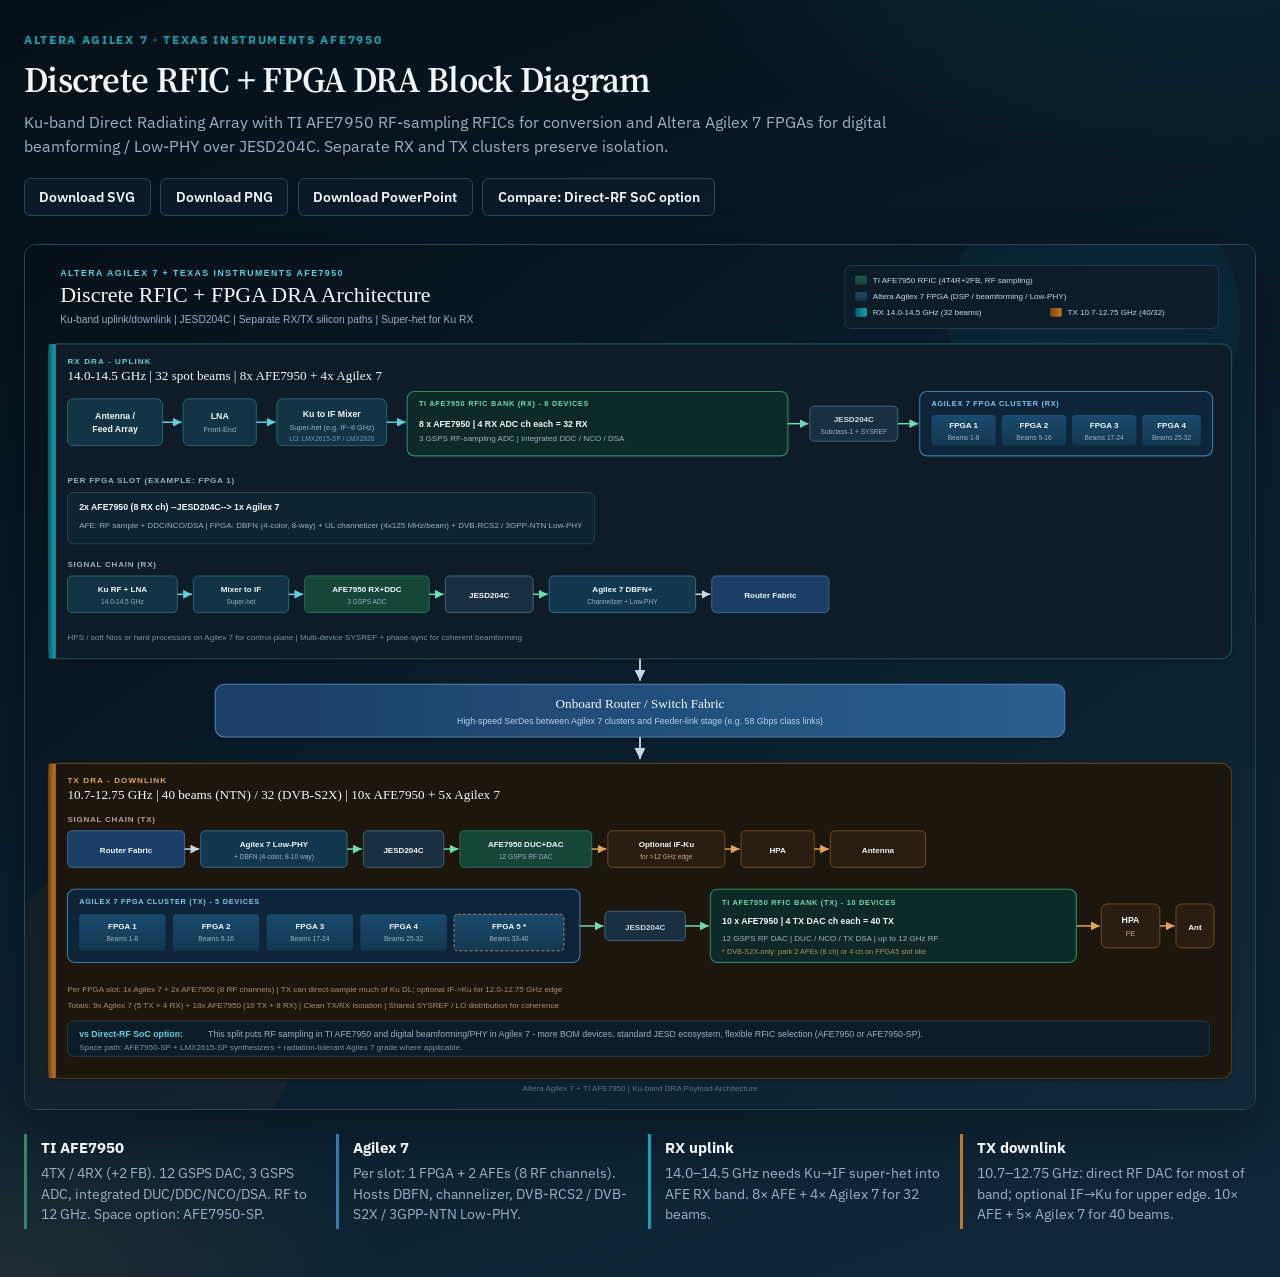
<file: dra/agilex7_ti_rfic/block_diagram.html>
<!DOCTYPE html>
<html lang="en">
<head>
  <meta charset="UTF-8" />
  <meta name="viewport" content="width=device-width, initial-scale=1" />
  <title>Agilex 7 + TI AFE7950 DRA — Block Diagram</title>
  <link rel="preconnect" href="https://fonts.googleapis.com" />
  <link rel="preconnect" href="https://fonts.gstatic.com" crossorigin />
  <link href="https://fonts.googleapis.com/css2?family=IBM+Plex+Sans:wght@400;600;700&family=Source+Serif+4:opsz,wght@8..60,500;8..60,600&display=swap" rel="stylesheet" />
  <style>
    :root {
      --ink: #f2f6f9;
      --muted: #9bb0c0;
      --bg0: #061018;
      --bg1: #0a1f2e;
      --rx: #18a0b0;
      --tx: #c2772a;
      --fpga: #3a7aab;
      --rfic: #2a8a6a;
      --line: #2a4558;
    }
    * { box-sizing: border-box; }
    body {
      margin: 0;
      min-height: 100vh;
      color: var(--ink);
      font-family: "IBM Plex Sans", system-ui, sans-serif;
      background:
        radial-gradient(900px 500px at 90% -10%, rgba(24, 160, 176, 0.14), transparent 60%),
        radial-gradient(700px 400px at 0% 100%, rgba(194, 119, 42, 0.10), transparent 55%),
        linear-gradient(160deg, var(--bg0), var(--bg1) 55%, #102838);
    }
    header {
      max-width: 1320px;
      margin: 0 auto;
      padding: 2rem 1.5rem 0.75rem;
    }
    .eyebrow {
      color: var(--rx);
      font-size: 0.75rem;
      font-weight: 700;
      letter-spacing: 0.14em;
      text-transform: uppercase;
      margin: 0 0 0.5rem;
    }
    h1 {
      font-family: "Source Serif 4", Georgia, serif;
      font-weight: 600;
      font-size: clamp(1.55rem, 3vw, 2.25rem);
      margin: 0 0 0.4rem;
      letter-spacing: -0.02em;
    }
    .lede {
      color: var(--muted);
      max-width: 54rem;
      margin: 0;
      line-height: 1.5;
    }
    .toolbar {
      display: flex;
      flex-wrap: wrap;
      gap: 0.6rem;
      margin-top: 1.25rem;
    }
    .toolbar a {
      color: var(--ink);
      text-decoration: none;
      border: 1px solid var(--line);
      background: rgba(12, 28, 40, 0.85);
      padding: 0.55rem 0.9rem;
      border-radius: 6px;
      font-size: 0.85rem;
      font-weight: 600;
    }
    .toolbar a:hover { border-color: var(--rx); }
    main {
      max-width: 1320px;
      margin: 0 auto;
      padding: 1rem 1.5rem 3rem;
    }
    .diagram-frame {
      border: 1px solid var(--line);
      border-radius: 12px;
      overflow: hidden;
      background: #061018;
      box-shadow: 0 18px 50px rgba(0,0,0,0.35);
    }
    .diagram-frame object,
    .diagram-frame img {
      display: block;
      width: 100%;
      height: auto;
    }
    .notes {
      display: grid;
      grid-template-columns: repeat(auto-fit, minmax(240px, 1fr));
      gap: 1rem;
      margin-top: 1.5rem;
    }
    .note {
      border-left: 3px solid var(--rx);
      padding: 0.2rem 0 0.2rem 0.9rem;
    }
    .note.tx { border-left-color: var(--tx); }
    .note.fpga { border-left-color: var(--fpga); }
    .note.rfic { border-left-color: var(--rfic); }
    .note h2 {
      margin: 0 0 0.35rem;
      font-size: 0.95rem;
      font-weight: 700;
    }
    .note p {
      margin: 0;
      color: var(--muted);
      font-size: 0.9rem;
      line-height: 1.45;
    }
  </style>
</head>
<body>
  <header>
    <p class="eyebrow">Altera Agilex 7 · Texas Instruments AFE7950</p>
    <h1>Discrete RFIC + FPGA DRA Block Diagram</h1>
    <p class="lede">
      Ku-band Direct Radiating Array with TI AFE7950 RF-sampling RFICs for conversion
      and Altera Agilex 7 FPGAs for digital beamforming / Low-PHY over JESD204C.
      Separate RX and TX clusters preserve isolation.
    </p>
    <div class="toolbar">
      <a href="block_diagram.svg" download>Download SVG</a>
      <a href="block_diagram.png" download>Download PNG</a>
      <a href="Agilex7_TI_AFE7950_DRA.pptx" download>Download PowerPoint</a>
      <a href="../block_diagram.html">Compare: Direct-RF SoC option</a>
    </div>
  </header>
  <main>
    <div class="diagram-frame">
      <object type="image/svg+xml" data="block_diagram.svg" aria-label="Agilex 7 TI AFE7950 DRA block diagram">
        <img src="block_diagram.svg" alt="Agilex 7 TI AFE7950 DRA block diagram" />
      </object>
    </div>
    <section class="notes" aria-label="Architecture notes">
      <div class="note rfic">
        <h2>TI AFE7950</h2>
        <p>4TX / 4RX (+2 FB). 12 GSPS DAC, 3 GSPS ADC, integrated DUC/DDC/NCO/DSA. RF to 12 GHz. Space option: AFE7950-SP.</p>
      </div>
      <div class="note fpga">
        <h2>Agilex 7</h2>
        <p>Per slot: 1 FPGA + 2 AFEs (8 RF channels). Hosts DBFN, channelizer, DVB-RCS2 / DVB-S2X / 3GPP-NTN Low-PHY.</p>
      </div>
      <div class="note">
        <h2>RX uplink</h2>
        <p>14.0–14.5 GHz needs Ku→IF super-het into AFE RX band. 8× AFE + 4× Agilex 7 for 32 beams.</p>
      </div>
      <div class="note tx">
        <h2>TX downlink</h2>
        <p>10.7–12.75 GHz: direct RF DAC for most of band; optional IF→Ku for upper edge. 10× AFE + 5× Agilex 7 for 40 beams.</p>
      </div>
    </section>
  </main>
</body>
</html>
</file>
<file: styles.css>
:root {
  --navy: #001e50;
  --navy-deep: #000814;
  --blue: #063b82;
  --cyan: #00c7fc;
  --cyan-soft: rgba(0, 199, 252, 0.55);
  --ink: #0b1628;
  --muted: #5a6b7d;
  --paper: #f4f7fb;
  --white: #ffffff;
  --line: rgba(1, 30, 80, 0.12);
  --font-sans: "Manrope", "Segoe UI", sans-serif;
  --font-display: "Syne", "Manrope", sans-serif;
  --card-w: min(92vw, 640px);
  --card-ratio: 1.414;
}

*,
*::before,
*::after {
  box-sizing: border-box;
}

html {
  scroll-behavior: smooth;
}

body {
  margin: 0;
  min-height: 100vh;
  color: var(--ink);
  font-family: var(--font-sans);
  background:
    radial-gradient(900px 500px at 12% -8%, rgba(0, 199, 252, 0.18), transparent 55%),
    radial-gradient(700px 420px at 92% 8%, rgba(6, 59, 130, 0.28), transparent 50%),
    linear-gradient(180deg, #07111f 0%, #0d1a2e 42%, #13233a 100%);
}

img {
  max-width: 100%;
  height: auto;
  display: block;
}

a {
  color: var(--cyan);
}

.skip-link {
  position: absolute;
  left: -999px;
  top: 0;
  background: var(--navy);
  color: var(--white);
  padding: 0.75rem 1rem;
  z-index: 100;
}

.skip-link:focus {
  left: 1rem;
  top: 1rem;
}

.site-bar {
  position: sticky;
  top: 0;
  z-index: 20;
  display: flex;
  align-items: center;
  justify-content: space-between;
  gap: 1rem;
  padding: 0.9rem clamp(1rem, 4vw, 2.5rem);
  background: rgba(7, 17, 31, 0.78);
  backdrop-filter: blur(12px);
  border-bottom: 1px solid rgba(255, 255, 255, 0.08);
}

.site-logo,
.footer-logo {
  width: auto;
  height: 28px;
  filter: brightness(0) invert(1);
}

.site-actions {
  display: flex;
  align-items: center;
  gap: 0.75rem;
}

.ghost-btn,
.solid-btn {
  appearance: none;
  border: 0;
  cursor: pointer;
  text-decoration: none;
  font: inherit;
  font-size: 0.92rem;
  font-weight: 600;
  border-radius: 4px;
  padding: 0.7rem 1.15rem;
  transition: transform 180ms ease, background 180ms ease, color 180ms ease;
}

.ghost-btn {
  background: transparent;
  color: var(--white);
  border: 1px solid rgba(255, 255, 255, 0.22);
}

.ghost-btn:hover {
  background: rgba(255, 255, 255, 0.08);
}

.solid-btn {
  background: var(--cyan);
  color: var(--navy-deep);
}

.solid-btn:hover {
  transform: translateY(-1px);
  background: #5ad9ff;
}

.stage {
  display: grid;
  justify-items: center;
  gap: 1.25rem;
  padding: clamp(1.5rem, 5vw, 3.5rem) 1rem 4rem;
}

.stage-hint {
  margin: 0;
  color: rgba(255, 255, 255, 0.62);
  font-size: 0.92rem;
  letter-spacing: 0.02em;
}

.scene {
  width: var(--card-w);
  aspect-ratio: var(--card-ratio);
  perspective: 1600px;
  cursor: pointer;
  outline: none;
}

.scene:focus-visible {
  box-shadow: 0 0 0 3px var(--cyan);
  border-radius: 2px;
}

.card {
  position: relative;
  width: 100%;
  height: 100%;
  transform-style: preserve-3d;
  transition: transform 700ms cubic-bezier(0.22, 1, 0.36, 1);
}

.scene.is-flipped .card {
  transform: rotateY(180deg);
}

.face {
  position: absolute;
  inset: 0;
  backface-visibility: hidden;
  -webkit-backface-visibility: hidden;
  transform: translateZ(0);
  overflow: hidden;
  border: 1px solid rgba(255, 255, 255, 0.12);
  box-shadow: 0 28px 70px rgba(0, 0, 0, 0.45);
}

.face-front {
  color: var(--white);
  background: var(--navy-deep);
  transform: rotateY(0deg);
}

.face-back {
  transform: rotateY(180deg);
  color: var(--ink);
  background:
    radial-gradient(700px 320px at 100% 0%, rgba(0, 199, 252, 0.12), transparent 55%),
    linear-gradient(165deg, #f8fbff 0%, #e8eef8 55%, #dce6f4 100%);
  display: flex;
  flex-direction: column;
  justify-content: space-between;
  padding: clamp(1.35rem, 4vw, 2.35rem);
  gap: 1.25rem;
}

.face-media {
  position: absolute;
  inset: 0;
}

.face-media img {
  width: 100%;
  height: 100%;
  object-fit: cover;
  object-position: center 42%;
  transform: scale(1.04);
  animation: drift 18s ease-in-out infinite alternate;
}

.face-scrim {
  position: absolute;
  inset: 0;
  background:
    linear-gradient(115deg, rgba(0, 8, 20, 0.62) 0%, rgba(0, 18, 42, 0.28) 46%, rgba(0, 10, 24, 0.48) 100%),
    linear-gradient(0deg, rgba(0, 8, 20, 0.72) 0%, rgba(0, 8, 20, 0.2) 38%, transparent 58%);
  animation: shimmer 10s ease-in-out infinite alternate;
}

.face-content {
  position: relative;
  z-index: 1;
  height: 100%;
  display: flex;
  flex-direction: column;
  justify-content: flex-end;
  padding: clamp(1.4rem, 4.5vw, 2.6rem);
}

.brand-logo {
  width: min(64%, 340px);
  height: auto;
  margin-bottom: clamp(1.1rem, 4vw, 2rem);
  animation: rise 900ms cubic-bezier(0.22, 1, 0.36, 1) both;
}

.brand-logo-back {
  width: min(42%, 190px);
  margin-bottom: 1.1rem;
  animation: none;
  filter: none;
}

.front-content .brand-logo {
  filter: brightness(0) invert(1);
}

.event-mark {
  margin: 0 0 0.55rem;
  font-size: 0.78rem;
  font-weight: 700;
  letter-spacing: 0.22em;
  text-transform: uppercase;
  color: var(--cyan);
  animation: rise 900ms 120ms cubic-bezier(0.22, 1, 0.36, 1) both;
}

.tagline {
  margin: 0;
  max-width: 14ch;
  font-family: var(--font-display);
  font-weight: 700;
  font-size: clamp(1.75rem, 5.2vw, 2.85rem);
  line-height: 1.05;
  letter-spacing: -0.025em;
  animation: rise 900ms 220ms cubic-bezier(0.22, 1, 0.36, 1) both;
}

.support {
  margin: 1rem 0 0;
  max-width: 34ch;
  font-size: clamp(0.95rem, 2.2vw, 1.08rem);
  line-height: 1.45;
  color: rgba(255, 255, 255, 0.82);
  animation: rise 900ms 320ms cubic-bezier(0.22, 1, 0.36, 1) both;
}

.back-top {
  max-width: 34ch;
}

.back-kicker {
  margin: 0 0 0.45rem;
  font-size: 0.76rem;
  font-weight: 700;
  letter-spacing: 0.18em;
  text-transform: uppercase;
  color: var(--blue);
}

.back-title {
  margin: 0;
  font-family: var(--font-display);
  font-size: clamp(1.45rem, 3.6vw, 2rem);
  line-height: 1.12;
  letter-spacing: -0.02em;
  color: var(--navy);
}

.talking-points {
  list-style: none;
  margin: 0;
  padding: 0;
  display: grid;
  gap: 0.85rem;
}

.talking-points li {
  display: grid;
  grid-template-columns: 5.5rem 1fr;
  gap: 0.75rem;
  align-items: start;
  padding-top: 0.75rem;
  border-top: 1px solid var(--line);
}

.point-label {
  font-family: var(--font-display);
  font-weight: 700;
  font-size: 0.95rem;
  color: var(--blue);
}

.point-copy {
  font-size: 0.92rem;
  line-height: 1.4;
  color: var(--muted);
}

.back-footer {
  padding-top: 0.85rem;
  border-top: 1px solid var(--line);
}

.cta-line {
  margin: 0;
  font-weight: 600;
  color: var(--navy);
  font-size: 0.95rem;
}

.url-line {
  margin: 0.35rem 0 0;
  font-size: 0.88rem;
  color: var(--blue);
  letter-spacing: 0.01em;
}

.site-footer {
  display: flex;
  flex-wrap: wrap;
  align-items: center;
  gap: 0.85rem 1.25rem;
  padding: 1.25rem clamp(1rem, 4vw, 2.5rem) 2rem;
  color: rgba(255, 255, 255, 0.55);
  font-size: 0.88rem;
  border-top: 1px solid rgba(255, 255, 255, 0.08);
}

.site-footer p {
  margin: 0;
}

.print-sheet {
  display: none;
}

@keyframes rise {
  from {
    opacity: 0;
    transform: translateY(18px);
  }
  to {
    opacity: 1;
    transform: translateY(0);
  }
}

@keyframes drift {
  from {
    transform: scale(1.04) translate3d(0, 0, 0);
  }
  to {
    transform: scale(1.08) translate3d(-1.5%, -1%, 0);
  }
}

@keyframes shimmer {
  from {
    opacity: 0.92;
  }
  to {
    opacity: 1;
  }
}

@media (max-width: 640px) {
  .talking-points li {
    grid-template-columns: 1fr;
    gap: 0.2rem;
  }

  .site-actions {
    flex-wrap: wrap;
    justify-content: flex-end;
  }
}

@media (prefers-reduced-motion: reduce) {
  *,
  *::before,
  *::after {
    animation: none !important;
    transition: none !important;
  }

  .card {
    transition: none;
  }
}

@media print {
  @page {
    size: letter;
    margin: 0.5in;
  }

  body {
    background: white;
    color: black;
  }

  .no-print,
  .stage-hint,
  .scene,
  .site-bar,
  .site-footer {
    display: none !important;
  }

  .stage {
    padding: 0;
    display: block;
  }

  .print-sheet {
    display: grid;
    gap: 0.5in;
  }

  .print-card {
    position: relative;
    width: 5in;
    height: 3.5in;
    overflow: hidden;
    page-break-inside: avoid;
    border: 1px solid #c9d3e2;
  }

  .print-front {
    color: white;
    background: #000814;
  }

  .print-front .face-media,
  .print-front .face-scrim {
    position: absolute;
    inset: 0;
  }

  .print-front .face-media img {
    width: 100%;
    height: 100%;
    object-fit: cover;
    animation: none;
    transform: none;
  }

  .print-front .face-scrim {
    background:
      linear-gradient(115deg, rgba(0, 8, 20, 0.62) 0%, rgba(0, 18, 42, 0.28) 46%, rgba(0, 10, 24, 0.48) 100%),
      linear-gradient(0deg, rgba(0, 8, 20, 0.72) 0%, rgba(0, 8, 20, 0.2) 38%, transparent 58%);
    animation: none;
  }

  .print-front .face-content {
    position: relative;
    z-index: 1;
    height: 100%;
    display: flex;
    flex-direction: column;
    justify-content: flex-end;
    padding: 0.45in;
  }

  .print-front .brand-logo {
    width: 2.05in;
    margin-bottom: 0.28in;
    filter: brightness(0) invert(1);
    animation: none;
  }

  .print-front .event-mark,
  .print-front .tagline,
  .print-front .support {
    animation: none;
  }

  .print-front .tagline {
    font-size: 28pt;
    max-width: 14ch;
  }

  .print-front .support {
    font-size: 10pt;
    max-width: 34ch;
  }

  .print-back {
    display: flex;
    flex-direction: column;
    justify-content: space-between;
    padding: 0.4in;
    gap: 0.2in;
    background: linear-gradient(165deg, #f8fbff 0%, #e8eef8 55%, #dce6f4 100%);
  }

  .print-back .brand-logo-back {
    width: 1.35in;
    margin-bottom: 0.18in;
  }

  .print-back .back-title {
    font-size: 16pt;
  }

  .print-back .talking-points {
    gap: 0.12in;
  }

  .print-back .talking-points li {
    grid-template-columns: 0.85in 1fr;
    gap: 0.12in;
    padding-top: 0.1in;
  }

  .print-back .point-copy,
  .print-back .cta-line,
  .print-back .url-line {
    font-size: 9pt;
  }
}
</file>
